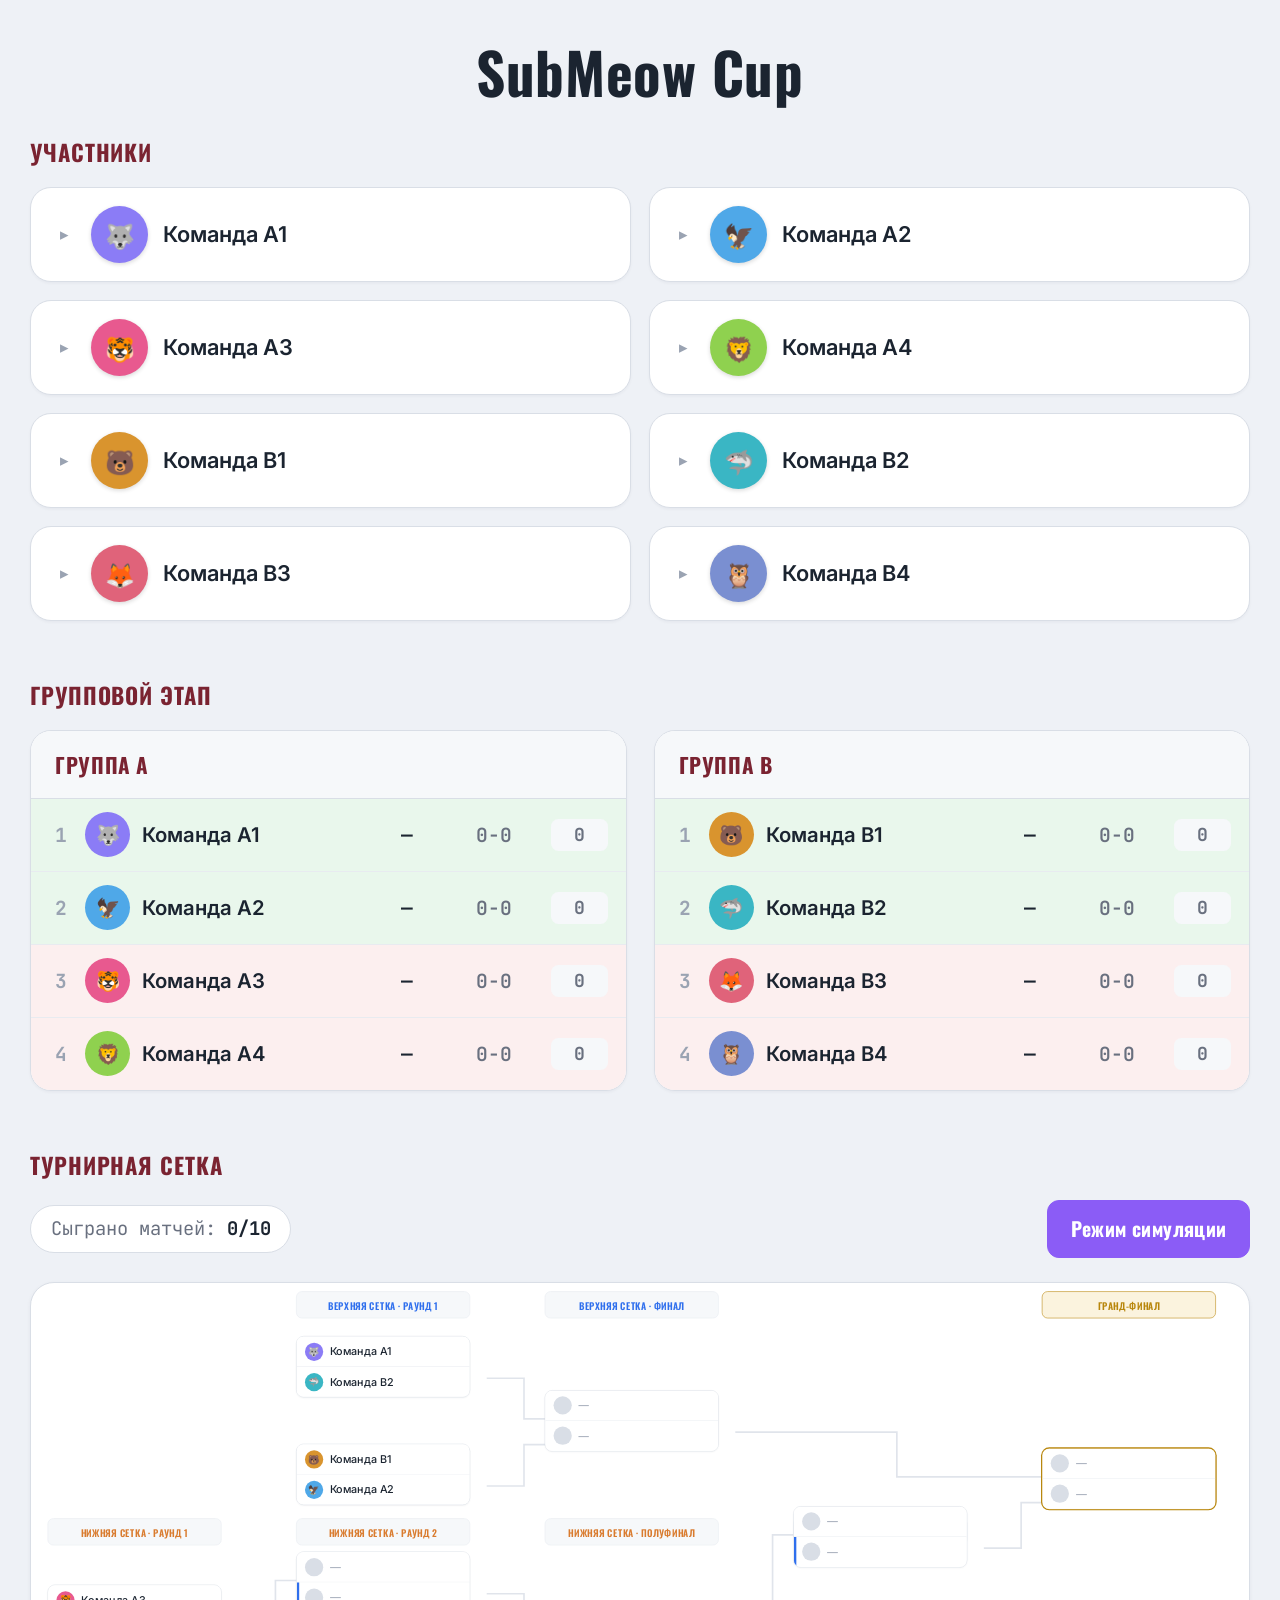
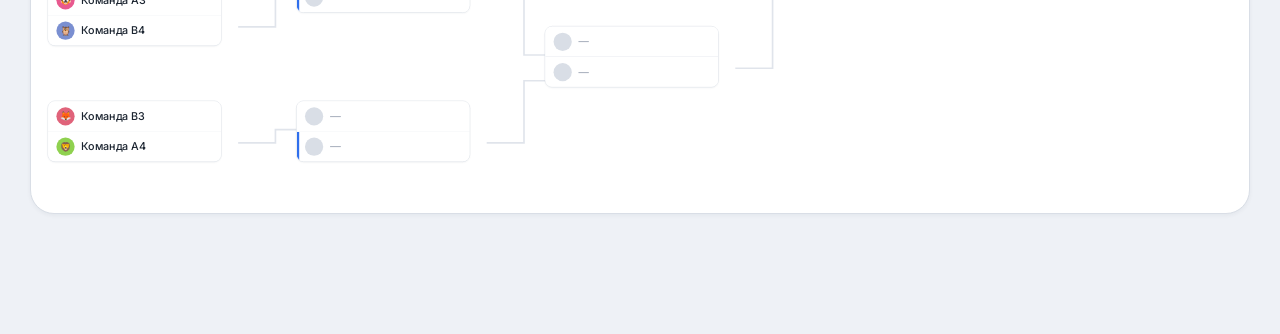
<file: index.html>
<!doctype html>
<html lang="ru">
<head>
<meta charset="utf-8" />
<meta name="viewport" content="width=device-width, initial-scale=1" />
<title>SubMeow Cup</title>
<style>
@import url('https://fonts.googleapis.com/css2?family=Oswald:wght@400;500;600;700&family=Inter:wght@400;500;600;700&family=JetBrains+Mono:wght@400;500;700&display=swap');

:root{
  --bg:#EEF1F6;
  --panel:#FFFFFF;
  --panel-2:#F6F8FA;
  --border:#D9DEE6;
  --border-soft:#E8EBF0;
  --text:#1B2430;
  --text-muted:#69707F;
  --text-dim:#9AA3B2;
  --accent:#7A2331;
  --ub:#2F6FED;
  --ub-tint:#EAF1FE;
  --lb:#D97B2E;
  --lb-tint:#FCF1E5;
  --gf:#B8860B;
  --gf-tint:#FBF3DE;
  --win-bg:#E9F7EC;
  --win-text:#1C7A3E;
  --lose-bg:#FCEFEF;
  --lose-text:#B23A3A;
  --sim:#8B5CF6;
  --sim-tint:#F2EEFE;
}
*{box-sizing:border-box;}
html,body{margin:0;padding:0;}
body{
  background:var(--bg);
  color:var(--text);
  font-family:'Inter',sans-serif;
  min-height:100vh;
  zoom: 150%;
}
.wrap{max-width:1180px;margin:0 auto;padding:28px 20px 80px;}

.top{margin-bottom:22px;position:relative;}
h1{
  font-family:'Oswald',sans-serif;font-weight:700;letter-spacing:.01em;
  font-size:clamp(28px,4vw,38px);margin:0;line-height:1.05;color:var(--text);
  text-align:center;
}

.block{margin-bottom:38px;}
.block:last-child{margin-bottom:0;}
.section-title{
  font-family:'Oswald',sans-serif;font-weight:700;color:var(--accent);
  font-size:15px;text-transform:uppercase;letter-spacing:.04em;margin:0 0 12px;
}

.participants-grid{display:grid;grid-template-columns:repeat(auto-fit,minmax(280px,1fr));gap:12px;}
.team-card{
  background:var(--panel);border:1px solid var(--border);border-radius:14px;
  overflow:hidden;box-shadow:0 1px 2px rgba(20,30,50,.04);align-self:start;
}
.team-card-head{
  display:flex;gap:10px;align-items:center;padding:12px 14px;cursor:pointer;user-select:none;
}
.team-card-head:hover{background:var(--panel-2);}
.chevron{
  flex:none;width:16px;height:16px;color:var(--text-dim);transition:transform .15s ease;
  display:flex;align-items:center;justify-content:center;font-size:11px;
}
.team-card.expanded .chevron{transform:rotate(90deg);}
.badge{
  width:38px;height:38px;border-radius:50%;display:flex;align-items:center;justify-content:center;
  font-size:16px;font-weight:700;flex:none;color:#fff;font-family:'Oswald',sans-serif;
  box-shadow:0 1px 3px rgba(0,0,0,.15);
}
.team-card-name{font-size:14.5px;font-weight:600;color:var(--text);flex:1;min-width:0;white-space:nowrap;overflow:hidden;text-overflow:ellipsis;}
.team-card-body{display:none;border-top:1px solid var(--border-soft);padding:14px;background:var(--panel-2);}
.team-card.expanded .team-card-body{display:block;}

.players-list{border:1px solid var(--border);border-radius:10px;overflow:hidden;background:var(--panel);}
.player-row{display:flex;align-items:center;gap:10px;padding:8px 12px;border-bottom:1px solid var(--border-soft);}
.player-row:last-child{border-bottom:none;}
.player-num{
  font-family:'JetBrains Mono',monospace;font-size:11px;color:#fff;background:var(--text-dim);
  width:18px;height:18px;border-radius:5px;display:flex;align-items:center;justify-content:center;flex:none;
}
.player-name{font-size:13.5px;color:var(--text);flex:1;}
.player-name.empty{color:var(--text-dim);font-style:italic;}
.player-row input{
  flex:1;background:var(--panel-2);border:1px solid var(--border);border-radius:7px;
  padding:6px 9px;font-size:13px;color:var(--text);font-family:'Inter',sans-serif;
}
.player-row input:focus{outline:none;border-color:var(--ub);}

.team-edit-fields{display:flex;gap:8px;margin-bottom:12px;}
.team-edit-fields label{font-size:10px;text-transform:uppercase;letter-spacing:.1em;color:var(--text-dim);font-family:'JetBrains Mono',monospace;display:block;margin-bottom:4px;}
.team-edit-fields input{
  background:var(--panel);border:1px solid var(--border);border-radius:8px;
  color:var(--text);padding:7px 10px;font-size:14px;font-family:'Inter',sans-serif;width:100%;
}
.team-edit-fields input:focus{outline:none;border-color:var(--ub);}
.logo-input{width:60px !important;text-align:center;}
.field-grow{flex:1;min-width:0;}
.field-fixed{flex:none;}

.roster-upload-row{display:flex;align-items:center;gap:8px;margin-top:10px;flex-wrap:wrap;}
.roster-thumb{width:38px;height:38px;border-radius:8px;object-fit:cover;border:1px solid var(--border);cursor:pointer;flex:none;}
.roster-upload-btn{font-size:11.5px;padding:6px 10px;cursor:pointer;}
.roster-remove-btn{font-size:11.5px;padding:6px 10px;}
.roster-error{color:var(--lose-text);font-size:11px;margin:6px 0 0;font-family:'JetBrains Mono',monospace;}
.roster-view-btn{
  font-family:'JetBrains Mono',monospace;font-size:11px;color:var(--ub);background:var(--ub-tint);
  border:1px solid var(--ub);padding:5px 10px;border-radius:7px;cursor:pointer;margin-top:10px;display:inline-block;
}

.admin-bar{
  position:absolute;
  right:0;
  top:0;
  display:none;
  align-items:center;
  gap:10px;
}
.admin-bar.active{
  display:flex;
}
.modal-overlay{position:fixed;inset:0;background:rgba(12,16,24,.55);display:flex;align-items:center;justify-content:center;z-index:1000;padding:16px;}
.modal-box{background:var(--panel);border-radius:14px;padding:22px;width:100%;max-width:300px;box-shadow:0 12px 34px rgba(10,15,25,.3);}
.modal-box h3{margin:0 0 14px;font-family:'Oswald',sans-serif;font-size:16px;color:var(--text);}
.modal-box input{
  width:100%;padding:10px 12px;border-radius:8px;border:1px solid var(--border);
  background:var(--panel-2);margin-bottom:8px;font-size:14px;color:var(--text);font-family:'Inter',sans-serif;
}
.modal-box input:focus{outline:none;border-color:var(--ub);}
.modal-error{color:var(--lose-text);font-size:12.5px;margin:0 0 10px;display:none;}
.modal-actions{display:flex;gap:8px;justify-content:flex-end;margin-top:4px;}
.roster-modal-box{max-width:640px;}
.roster-modal-head{display:flex;justify-content:space-between;align-items:center;gap:10px;margin-bottom:14px;}
.roster-modal-head h3{margin:0;}
.roster-modal-close{background:transparent;border:none;font-size:20px;line-height:1;color:var(--text-muted);cursor:pointer;padding:2px 6px;border-radius:6px;}
.roster-modal-close:hover{color:var(--text);background:var(--panel-2);}
#rosterModalImg{width:100%;display:block;border-radius:10px;}

.groups-grid{display:grid;grid-template-columns:repeat(auto-fit,minmax(340px,1fr));gap:18px;}
.group-panel{background:var(--panel);border:1px solid var(--border);border-radius:14px;overflow:hidden;box-shadow:0 1px 2px rgba(20,30,50,.04);}
.group-panel-head{
  background:var(--panel-2);border-bottom:1px solid var(--border);padding:12px 16px;
  font-family:'Oswald',sans-serif;font-weight:700;color:var(--accent);font-size:14px;
  text-transform:uppercase;letter-spacing:.03em;
}
.group-row{
  display:flex;align-items:center;gap:8px;padding:9px 12px;border-bottom:1px solid var(--border-soft);
}
.group-row:last-child{border-bottom:none;}
.group-row.qualify-up{background:var(--win-bg);}
.group-row.qualify-down{background:var(--lose-bg);}
.g-rank{font-family:'JetBrains Mono',monospace;font-weight:700;color:var(--text-dim);width:16px;flex:none;font-size:13px;text-align:center;}
.g-badge{width:30px;height:30px;border-radius:50%;flex:none;display:flex;align-items:center;justify-content:center;font-size:13px;color:#fff;}
.g-name{flex:1;min-width:0;font-size:13.5px;font-weight:600;white-space:nowrap;overflow:hidden;text-overflow:ellipsis;}
.g-controls{display:flex;flex-direction:column;gap:2px;flex:none;margin-right:2px;}
.g-controls button{
  border:1px solid var(--border);background:#fff;color:var(--text-muted);border-radius:4px;
  width:18px;height:14px;font-size:8px;line-height:1;cursor:pointer;display:flex;align-items:center;justify-content:center;
}
.g-controls button:hover:not(:disabled){border-color:var(--ub);color:var(--ub);}
.g-controls button:disabled{opacity:.25;cursor:default;}

.g-stats-right{display:flex;align-items:center;gap:10px;margin-left:auto;flex:none;}
.g-stat-item{font-family:'JetBrains Mono',monospace;font-size:13px;font-weight:600;color:var(--text);}
.g-stat-item.score-col{width:40px;text-align:center;}
.g-stat-item.rounds-col{width:56px;text-align:center;color:var(--text-muted);}
.g-diff{font-family:'JetBrains Mono',monospace;font-weight:700;font-size:12px;padding:3px 6px;border-radius:5px;min-width:38px;text-align:center;}
.g-diff.pos{background:rgba(28,122,62,0.12);color:var(--win-text);}
.g-diff.neg{background:rgba(178,58,58,0.12);color:var(--lose-text);}
.g-diff.zero{background:var(--panel-2);color:var(--text-muted);}

.g-stats-edit{display:flex;align-items:center;gap:5px;margin-left:auto;flex:none;}
.g-stats-edit input{
  background:var(--panel);border:1px solid var(--border);border-radius:6px;
  padding:4px 5px;font-size:12px;font-family:'JetBrains Mono',monospace;color:var(--text);text-align:center;
}
.g-stats-edit input.score-field{width:46px;}
.g-stats-edit input.rw-field,.g-stats-edit input.rl-field{width:36px;}
.g-stats-edit input:focus{outline:none;border-color:var(--ub);}

.has-roster{cursor:pointer;}
.badge.has-roster{box-shadow:0 0 0 2px var(--ub),0 1px 3px rgba(0,0,0,.15);}
.g-badge.has-roster{box-shadow:0 0 0 2px var(--ub);}
.g-name.has-roster{text-decoration:underline dotted;text-underline-offset:3px;}
.mini-badge.has-roster{box-shadow:0 0 0 2px var(--ub);}
.slot.has-roster:hover{background:var(--panel-2);}

.toolbar{display:flex;justify-content:space-between;align-items:center;gap:12px;flex-wrap:wrap;margin-bottom:16px;}
.left-controls,.right-controls{display:flex;gap:10px;align-items:center;flex-wrap:wrap;}
.score-pill{
  font-family:'JetBrains Mono',monospace;font-size:12.5px;background:var(--panel);
  border:1px solid var(--border);padding:7px 13px;border-radius:999px;color:var(--text-muted);
}
.score-pill b{color:var(--text);}
.btn{
  font-family:'Oswald',sans-serif;font-weight:500;letter-spacing:.02em;font-size:13px;
  background:var(--panel);border:1px solid var(--border);color:var(--text);
  padding:9px 15px;border-radius:8px;cursor:pointer;transition:all .15s ease;
}
.btn:hover{border-color:var(--text-dim);}
.btn.danger{color:var(--lose-text);}
.btn.danger:hover{border-color:var(--lose-text);}
.btn.sim{background:var(--sim);color:#fff;border-color:var(--sim);font-weight:700;}
.btn.sim:hover{opacity:.9;}
.btn.sim.active{background:#fff;color:var(--sim);border-color:var(--sim);}

/* Адаптивная сетка без скролла */
.bracket-scroll{
  width:100%;
  overflow:hidden;
  background:var(--panel);
  border:1px solid var(--border);
  border-radius:16px;
  box-shadow:0 1px 3px rgba(20,30,50,.05);
}
.bracket-wrapper{
  position:relative;
  width:100%;
}
.bracket-stage{
  position:absolute;
  left:0;
  top:0;
  width:1470px;
  height:640px;
  transform-origin:0 0;
}
svg.connectors{position:absolute;left:20px;top:20px;width:1470px;height:640px;pointer-events:none;}

.col-header{
  position:absolute;width:210px;text-align:center;
  font-family:'Oswald',sans-serif;font-size:11.5px;font-weight:600;letter-spacing:.03em;
  color:var(--text-muted);background:var(--panel-2);border:1px solid var(--border-soft);
  border-radius:7px;padding:7px 6px;text-transform:uppercase;
}
.col-header.ub{color:var(--ub);}
.col-header.lb{color:var(--lb);}
.col-header.gf{color:var(--gf);background:var(--gf-tint);border-color:var(--gf);}

.conn{fill:none;stroke-width:2;stroke:var(--border);opacity:.8;}
.conn.lit-ub{stroke:var(--ub);opacity:1;}
.conn.lit-lb{stroke:var(--lb);opacity:1;}
.conn.lit-gf{stroke:var(--gf);opacity:1;}

.match-box{
  position:absolute;width:210px;border-radius:9px;overflow:hidden;
  background:var(--panel);border:1px solid var(--border);
  box-shadow:0 1px 2px rgba(20,30,50,.05);
}
.match-box.gf{border-color:var(--gf);box-shadow:0 0 0 1px var(--gf);}

.slot{
  display:flex;align-items:center;gap:8px;padding:7px 10px;
  border-bottom:1px solid var(--border-soft);cursor:default;transition:background .12s ease;
  background:#fff;
}
.slot:last-child{border-bottom:none;}
.slot.pickable{cursor:pointer;}
.slot.pickable:hover{background:var(--panel-2);}
.slot .mini-badge{width:22px;height:22px;border-radius:50%;flex:none;display:flex;align-items:center;justify-content:center;font-size:11px;font-weight:700;color:#fff;}
.slot .name{font-size:13px;font-weight:500;flex:1;min-width:0;white-space:nowrap;overflow:hidden;text-overflow:ellipsis;color:var(--text);}
.slot.tbd .name{color:var(--text-dim);font-style:italic;font-weight:400;}
.slot.tbd .mini-badge{background:var(--border) !important;}
.slot.eliminated{background:var(--lose-bg);}
.slot.eliminated .name{color:var(--lose-text);}
.slot.eliminated .mini-badge{opacity:.5;}
.slot.winner{background:var(--win-bg);}
.slot.winner .name{color:var(--win-text);font-weight:700;}
.slot .stat{margin-left:auto;width:16px;height:16px;border-radius:50%;flex:none;display:flex;align-items:center;justify-content:center;font-size:10px;}
.slot.winner .stat{background:var(--win-text);color:#fff;}
.slot.eliminated .stat{background:var(--border);color:transparent;}
.slot.locked{cursor:default;}
.slot.from-ub{box-shadow:inset 3px 0 0 var(--ub);}
</style>
</head>
<body>
<div class="wrap">

  <div class="top">
    <h1>SubMeow Cup</h1>
    <div class="admin-bar" id="adminBar">
      <button class="btn" id="adminBtn">Выйти из админки</button>
    </div>
  </div>

  <div class="modal-overlay" id="adminModal" style="display:none">
    <div class="modal-box">
      <h3>Вход для администратора</h3>
      <input type="password" id="adminPassInput" placeholder="Пароль" autocomplete="current-password" />
      <p class="modal-error" id="adminError">Неверный пароль</p>
      <div class="modal-actions">
        <button class="btn" id="adminCancelBtn">Отмена</button>
        <button class="btn sim" id="adminSubmitBtn">Войти</button>
      </div>
    </div>
  </div>

  <div class="modal-overlay" id="confirmModal" style="display:none">
    <div class="modal-box">
      <h3 id="confirmTitle">Подтвердите действие</h3>
      <p id="confirmMessage" style="color:var(--text-muted);font-size:13.5px;line-height:1.55;margin:0 0 18px;"></p>
      <div class="modal-actions">
        <button class="btn" id="confirmCancelBtn">Отмена</button>
        <button class="btn danger" id="confirmOkBtn" style="border-color:var(--lose-text)">Сбросить</button>
      </div>
    </div>
  </div>

  <div class="modal-overlay" id="rosterModal" style="display:none">
    <div class="modal-box roster-modal-box">
      <div class="roster-modal-head">
        <h3 id="rosterModalTitle"></h3>
        <button class="roster-modal-close" id="rosterModalCloseBtn" aria-label="Закрыть">✕</button>
      </div>
      <img id="rosterModalImg" alt="Карточка состава" />
    </div>
  </div>

  <section class="block" id="block-teams">
    <p class="section-title">Участники</p>
    <div class="participants-grid" id="participantsGrid"></div>
  </section>

  <section class="block" id="block-groups">
    <p class="section-title">Групповой этап</p>
    <div class="groups-grid">
      <div class="group-panel">
        <div class="group-panel-head">Группа A</div>
        <div id="groupRowsA"></div>
      </div>
      <div class="group-panel">
        <div class="group-panel-head">Группа B</div>
        <div id="groupRowsB"></div>
      </div>
    </div>
  </section>

  <section class="block" id="block-bracket">
    <p class="section-title">Турнирная сетка</p>
    <div class="toolbar">
      <div class="left-controls">
        <span class="score-pill" id="progressPill">Сыграно матчей: <b id="progressVal">0/10</b></span>
      </div>
      <div class="right-controls">
        <button class="btn sim" id="simToggleBtn">Режим симуляции</button>
        <button class="btn danger" id="resetBtn">Сбросить результаты</button>
      </div>
    </div>
    <div class="bracket-scroll">
      <div class="bracket-wrapper" id="bracketWrapper">
        <div class="bracket-stage" id="bracketStage"></div>
      </div>
    </div>
  </section>

</div>

<script>
(function(){

const GROUP_TEAM_IDS = { A:['GA1','GA2','GA3','GA4'], B:['GB1','GB2','GB3','GB4'] };
const ALL_TEAM_IDS = [...GROUP_TEAM_IDS.A, ...GROUP_TEAM_IDS.B];
const EMPTY_PLAYERS = ['','','','',''];
const TEAM_DEFAULTS = {
  GA1:{name:'Команда A1', logo:'🐺', color:'#8B7CF6', players:['','','','','']},
  GA2:{name:'Команда A2', logo:'🦅', color:'#4FA8E8', players:['','','','','']},
  GA3:{name:'Команда A3', logo:'🐯', color:'#E8598F', players:['','','','','']},
  GA4:{name:'Команда A4', logo:'🦁', color:'#8FD14F', players:['','','','','']},
  GB1:{name:'Команда B1', logo:'🐻', color:'#D9942E', players:['','','','','']},
  GB2:{name:'Команда B2', logo:'🦈', color:'#3AB6C4', players:['','','','','']},
  GB3:{name:'Команда B3', logo:'🦊', color:'#E0637A', players:['','','','','']},
  GB4:{name:'Команда B4', logo:'🦉', color:'#7A8FD1', players:['','','','','']},
};
const TEAM_GROUP = {};
GROUP_TEAM_IDS.A.forEach(id=>TEAM_GROUP[id]='A');
GROUP_TEAM_IDS.B.forEach(id=>TEAM_GROUP[id]='B');

const MATCHES = {
  UB_SF1:{round:'ub', slots:[{type:'group',group:'A',rank:0},{type:'group',group:'B',rank:1}]},
  UB_SF2:{round:'ub', slots:[{type:'group',group:'B',rank:0},{type:'group',group:'A',rank:1}]},
  UB_F:  {round:'ub', slots:[{type:'winner',match:'UB_SF1'},{type:'winner',match:'UB_SF2'}]},

  LB_R1_1:{round:'lb', slots:[{type:'group',group:'A',rank:2},{type:'group',group:'B',rank:3}]},
  LB_R1_2:{round:'lb', slots:[{type:'group',group:'B',rank:2},{type:'group',group:'A',rank:3}]},
  LB_R2_1:{round:'lb', slots:[{type:'winner',match:'LB_R1_1'},{type:'loser',match:'UB_SF1'}]},
  LB_R2_2:{round:'lb', slots:[{type:'winner',match:'LB_R1_2'},{type:'loser',match:'UB_SF2'}]},
  LB_SF:  {round:'lb', slots:[{type:'winner',match:'LB_R2_1'},{type:'winner',match:'LB_R2_2'}]},
  LB_F:   {round:'lb', slots:[{type:'winner',match:'LB_SF'},{type:'loser',match:'UB_F'}]},

  GF:{round:'gf', slots:[{type:'winner',match:'UB_F'},{type:'winner',match:'LB_F'}]},
};
const MATCH_ORDER = ['UB_SF1','UB_SF2','UB_F','LB_R1_1','LB_R1_2','LB_R2_1','LB_R2_2','LB_SF','LB_F','GF'];

const BOX_W = 210, BOX_H = 62;
const LAYOUT = {
  UB_SF1:{x:320, y:64},
  UB_SF2:{x:320, y:194},
  UB_F:  {x:620, y:129},

  LB_R1_1:{x:20,  y:364},
  LB_R1_2:{x:20,  y:504},
  LB_R2_1:{x:320, y:324},
  LB_R2_2:{x:320, y:504},
  LB_SF:  {x:620, y:414},
  LB_F:   {x:920, y:269},

  GF:{x:1220, y:199},
};
const COL_HEADERS = [
  {x:320, y:10, text:'Верхняя сетка · Раунд 1', zone:'ub'},
  {x:620, y:10, text:'Верхняя сетка · Финал',   zone:'ub'},
  {x:1220,y:10, text:'Гранд-финал',              zone:'gf'},
  {x:20,  y:284,text:'Нижняя сетка · Раунд 1',  zone:'lb'},
  {x:320, y:284,text:'Нижняя сетка · Раунд 2',  zone:'lb'},
  {x:620, y:284,text:'Нижняя сетка · Полуфинал',zone:'lb'},
  {x:920, y:284,text:'Нижняя сетка · Финал',    zone:'lb'},
];

const CONNECTORS = [
  {from:'UB_SF1', to:'UB_F', toSlot:0, zone:'ub'},
  {from:'UB_SF2', to:'UB_F', toSlot:1, zone:'ub'},

  {from:'LB_R1_1', to:'LB_R2_1', toSlot:0, zone:'lb'},
  {from:'LB_R1_2', to:'LB_R2_2', toSlot:0, zone:'lb'},

  {from:'LB_R2_1', to:'LB_SF', toSlot:0, zone:'lb'},
  {from:'LB_R2_2', to:'LB_SF', toSlot:1, zone:'lb'},

  {from:'LB_SF', to:'LB_F', toSlot:0, zone:'lb'},

  {from:'UB_F', to:'GF', toSlot:0, zone:'gf'},
  {from:'LB_F', to:'GF', toSlot:1, zone:'gf'},
];

let teams = JSON.parse(JSON.stringify(TEAM_DEFAULTS));
let groupOrder = JSON.parse(JSON.stringify(GROUP_TEAM_IDS));
let results = {};
let simPicks = {};
let mode = 'results';
let groupStats = {};
ALL_TEAM_IDS.forEach(id=>{ groupStats[id] = {score:'', rw:0, rl:0}; });
let rosterImages = {};
let expandedTeams = new Set();

const ADMIN_PASSWORD_HASH = '4011b04fe4547d8d461e099745582b2c31367a89b264328223a159d7de18bbc9';
let isAdmin = false;

const SECRET_CODE = '09062927';
let keyBuffer = '';

document.addEventListener('keydown', (e) => {
  const targetTag = e.target.tagName.toLowerCase();
  if (targetTag === 'input' || targetTag === 'textarea') return;

  if (e.key >= '0' && e.key <= '9') {
    keyBuffer += e.key;
    if (keyBuffer.length > SECRET_CODE.length) {
      keyBuffer = keyBuffer.slice(-SECRET_CODE.length);
    }
    if (keyBuffer === SECRET_CODE) {
      keyBuffer = '';
      if (!isAdmin) {
        openAdminModal();
      }
    }
  } else {
    keyBuffer = '';
  }
});

function fitBracket() {
  const wrapper = document.getElementById('bracketWrapper');
  const stage = document.getElementById('bracketStage');
  if (!wrapper || !stage) return;

  const scale = wrapper.clientWidth / 1470;
  stage.style.transform = `scale(${scale})`;
  wrapper.style.height = `${640 * scale}px`;
}
window.addEventListener('resize', fitBracket);

async function sha256Hex(str){
  const buf = await crypto.subtle.digest('SHA-256', new TextEncoder().encode(str));
  return Array.from(new Uint8Array(buf)).map(b=>b.toString(16).padStart(2,'0')).join('');
}

function updateAdminUI(){
  const adminBar = document.getElementById('adminBar');
  if (isAdmin) {
    adminBar.classList.add('active');
  } else {
    adminBar.classList.remove('active');
  }
}

function openAdminModal(){
  document.getElementById('adminModal').style.display = 'flex';
  document.getElementById('adminError').style.display = 'none';
  const input = document.getElementById('adminPassInput');
  input.value = '';
  setTimeout(()=>input.focus(), 30);
}
function closeAdminModal(){
  document.getElementById('adminModal').style.display = 'none';
}
async function submitAdminPassword(){
  const input = document.getElementById('adminPassInput');
  const hash = await sha256Hex(input.value);
  if(hash === ADMIN_PASSWORD_HASH){
    isAdmin = true;
    closeAdminModal();
    updateAdminUI();
    renderParticipants();
    renderGroups();
    renderBracketTab();
  } else {
    document.getElementById('adminError').style.display = 'block';
  }
}

document.getElementById('adminBtn').addEventListener('click', ()=>{
  if(isAdmin){
    isAdmin = false;
    updateAdminUI();
    renderParticipants();
    renderGroups();
    renderBracketTab();
  }
});
document.getElementById('adminCancelBtn').addEventListener('click', closeAdminModal);
document.getElementById('adminSubmitBtn').addEventListener('click', submitAdminPassword);
document.getElementById('adminPassInput').addEventListener('keydown', (e)=>{
  if(e.key === 'Enter') submitAdminPassword();
});
document.getElementById('adminModal').addEventListener('click', (e)=>{
  if(e.target.id === 'adminModal') closeAdminModal();
});

let confirmResolver = null;
function showConfirm(message){
  document.getElementById('confirmMessage').textContent = message;
  document.getElementById('confirmModal').style.display = 'flex';
  return new Promise(resolve=>{ confirmResolver = resolve; });
}
function resolveConfirm(result){
  document.getElementById('confirmModal').style.display = 'none';
  if(confirmResolver){ confirmResolver(result); confirmResolver = null; }
}
document.getElementById('confirmCancelBtn').addEventListener('click', ()=>resolveConfirm(false));
document.getElementById('confirmOkBtn').addEventListener('click', ()=>resolveConfirm(true));
document.getElementById('confirmModal').addEventListener('click', (e)=>{
  if(e.target.id === 'confirmModal') resolveConfirm(false);
});

async function storeGet(key, shared){
  try {
    if (window.storage && typeof window.storage.get === 'function') {
      const r = await window.storage.get(key, shared);
      console.log('STORAGE GET SUCCESS:', key, r);
      return r ? r.value : null;
    } else {
      console.warn('window.storage.get is not available, falling back to localStorage');
    }
  } catch(e) {
    console.error('STORAGE GET ERROR for key:', key, e);
  }
  return localStorage.getItem(key);
}

async function storeSet(key, value, shared){
  try {
    if (window.storage && typeof window.storage.set === 'function') {
      await window.storage.set(key, value, shared);
      console.log('STORAGE SET SUCCESS:', key);
      return true;
    } else {
      console.warn('window.storage.set is not available, falling back to localStorage');
    }
  } catch(e) {
    console.error('STORAGE SET ERROR for key:', key, e);
  }
  try {
    localStorage.setItem(key, value);
    return true;
  } catch(err) {
    console.error('localStorage fallback failed', key, err);
    return false;
  }
}
async function storeDelete(key, shared){
  try{ await window.storage.delete(key, shared); return true; }
  catch(e){ localStorage.removeItem(key); return true; }
}

function readFileAsDataURL(file){
  return new Promise((resolve, reject)=>{
    const reader = new FileReader();
    reader.onload = ()=>resolve(reader.result);
    reader.onerror = ()=>reject(reader.error || new Error('read failed'));
    reader.readAsDataURL(file);
  });
}
function rosterErrorEl(id){
  return document.querySelector(`.roster-error[data-roster-err="${id}"]`);
}
async function onRosterFileChange(input){
  const id = input.getAttribute('data-roster');
  const file = input.files && input.files[0];
  if(!id || !file) return;
  const errEl = rosterErrorEl(id);
  if(errEl){ errEl.style.display = 'none'; errEl.textContent = ''; }
  if(!file.type || !file.type.startsWith('image/')){
    if(errEl){ errEl.textContent = 'Нужен файл изображения.'; errEl.style.display = 'block'; }
    input.value = '';
    return;
  }
  try{
    const dataUrl = await readFileAsDataURL(file);
    const approxBytes = dataUrl.length * 0.75;
    if(approxBytes > 4.5 * 1024 * 1024){
      if(errEl){ errEl.textContent = 'Файл слишком большой (макс. ~4 МБ) — сожмите изображение и попробуйте снова.'; errEl.style.display = 'block'; }
      input.value = '';
      return;
    }
    rosterImages[id] = dataUrl;
    renderParticipants();
    const ok = await storeSet('roster-img:'+id, dataUrl, true);
    if(!ok){
      const errEl2 = rosterErrorEl(id);
      if(errEl2){ errEl2.textContent = 'Не удалось сохранить изображение, попробуйте ещё раз.'; errEl2.style.display = 'block'; }
    }
  }catch(err){
    if(errEl){ errEl.textContent = 'Не удалось прочитать файл.'; errEl.style.display = 'block'; }
  }
}
async function onRosterRemove(id){
  delete rosterImages[id];
  renderParticipants();
  await storeDelete('roster-img:'+id, true);
}
function openRosterModal(id){
  const img = rosterImages[id];
  if(!img) return;
  const t = teams[id];
  document.getElementById('rosterModalTitle').textContent = t ? t.name : '';
  document.getElementById('rosterModalImg').src = img;
  document.getElementById('rosterModal').style.display = 'flex';
}
function closeRosterModal(){
  document.getElementById('rosterModal').style.display = 'none';
  document.getElementById('rosterModalImg').src = '';
}
document.getElementById('rosterModalCloseBtn').addEventListener('click', closeRosterModal);
document.getElementById('rosterModal').addEventListener('click', (e)=>{
  if(e.target.id === 'rosterModal') closeRosterModal();
});

document.addEventListener('change', (e)=>{
  const rosterInput = e.target.closest('input[data-roster]');
  if(rosterInput){ onRosterFileChange(rosterInput); return; }
});
document.addEventListener('click', (e)=>{
  const removeBtn = e.target.closest('[data-roster-remove]');
  if(removeBtn){ onRosterRemove(removeBtn.getAttribute('data-roster-remove')); return; }
  const viewEl = e.target.closest('[data-roster-view]');
  if(viewEl && !e.target.closest('.team-card-body')){ openRosterModal(viewEl.getAttribute('data-roster-view')); return; }
  const toggleEl = e.target.closest('[data-toggle]');
  if(toggleEl){
    const id = toggleEl.getAttribute('data-toggle');
    if(expandedTeams.has(id)) expandedTeams.delete(id); else expandedTeams.add(id);
    renderParticipants();
  }
});

function resolveSlot(slot, data){
  if(slot.type === 'group') return groupOrder[slot.group][slot.rank];
  if(slot.type === 'team') return slot.team;
  const winnerId = data[slot.match];
  if(!winnerId) return null;
  if(slot.type === 'winner') return winnerId;
  if(slot.type === 'loser'){
    const m = MATCHES[slot.match];
    const t1 = resolveSlot(m.slots[0], data);
    const t2 = resolveSlot(m.slots[1], data);
    if(!t1 || !t2) return null;
    return winnerId === t1 ? t2 : t1;
  }
}
function matchTeams(matchId, data){
  const m = MATCHES[matchId];
  return [resolveSlot(m.slots[0], data), resolveSlot(m.slots[1], data)];
}
function clearDownstream(data){
  let changed = true;
  while(changed){
    changed = false;
    MATCH_ORDER.forEach(matchId=>{
      if(!data[matchId]) return;
      const [t1,t2] = matchTeams(matchId, data);
      if(data[matchId] !== t1 && data[matchId] !== t2){
        delete data[matchId];
        changed = true;
      }
    });
  }
}

let teamSaveTimer = null;
function scheduleTeamSave(){
  clearTimeout(teamSaveTimer);
  teamSaveTimer = setTimeout(async ()=>{
    await storeSet('teams', JSON.stringify(teams), true);
    renderGroups();
    renderBracketTab();
  }, 500);
}
function playerRowHtml(id, idx, name){
  if(isAdmin){
    return `<div class="player-row"><span class="player-num">${idx+1}</span><input type="text" data-player="${id}" data-pidx="${idx}" value="${escapeAttr(name)}" maxlength="24" placeholder="Игрок ${idx+1}" /></div>`;
  }
  const hasName = !!(name && name.trim());
  return `<div class="player-row"><span class="player-num">${idx+1}</span><span class="player-name ${hasName?'':'empty'}">${hasName?escapeHtml(name):'состав не указан'}</span></div>`;
}
function renderParticipants(){
  const grid = document.getElementById('participantsGrid');
  grid.innerHTML = '';
  ALL_TEAM_IDS.forEach(id=>{
    const t = teams[id];
    const expanded = expandedTeams.has(id);
    const hasRoster = !!rosterImages[id];
    const card = document.createElement('div');
    card.className = 'team-card' + (expanded ? ' expanded' : '');

    const headHtml = `
      <div class="team-card-head" data-toggle="${id}">
        <span class="chevron">▸</span>
        <div class="badge" style="background:${t.color}" data-badge="${id}">${escapeHtml(t.logo || id)}</div>
        <div class="team-card-name">${escapeHtml(t.name)}</div>
      </div>`;

    let bodyHtml = '';
    if(expanded){
      const editFieldsHtml = isAdmin ? `
        <div class="team-edit-fields">
          <div class="field-grow">
            <input type="text" data-field="name" data-team="${id}" value="${escapeAttr(t.name)}" maxlength="30" />
          </div>
          <div class="field-fixed">
            <input type="text" class="logo-input" data-field="logo" data-team="${id}" value="${escapeAttr(t.logo)}" maxlength="4" />
          </div>
        </div>` : '';

      const players = (t.players && t.players.length === 5) ? t.players : EMPTY_PLAYERS.slice();
      const playersHtml = `
        <div class="players-list">
          ${players.map((p,i)=>playerRowHtml(id,i,p)).join('')}
        </div>`;

      const rosterHtml = isAdmin ? `
        <div class="roster-upload-row">
          ${hasRoster ? `<img class="roster-thumb" src="${rosterImages[id]}" data-roster-view="${id}" />` : ''}
          <input type="file" accept="image/*" data-roster="${id}" id="rosterFile_${id}" style="display:none" />
          <label for="rosterFile_${id}" class="btn roster-upload-btn">${hasRoster ? 'Заменить картинку' : 'Загрузить картинку'}</label>
          ${hasRoster ? `<button type="button" class="btn danger roster-remove-btn" data-roster-remove="${id}">Удалить</button>` : ''}
        </div>
        <p class="roster-error" data-roster-err="${id}" style="display:none"></p>`
        : (hasRoster ? `<span class="roster-view-btn" data-roster-view="${id}">Посмотреть карточку состава</span>` : '');

      bodyHtml = `<div class="team-card-body">${editFieldsHtml}${playersHtml}${rosterHtml}</div>`;
    }

    card.innerHTML = headHtml + bodyHtml;
    grid.appendChild(card);
  });

  if(isAdmin){
    document.querySelectorAll('.team-edit-fields input[data-field]').forEach(inp=>{
      inp.addEventListener('input', onTeamFieldChange);
    });
    document.querySelectorAll('.player-row input[data-player]').forEach(inp=>{
      inp.addEventListener('input', onPlayerFieldChange);
    });
  }
}
function onTeamFieldChange(e){
  const id = e.target.getAttribute('data-team');
  const field = e.target.getAttribute('data-field');
  if(!id || !field) return;
  teams[id][field] = e.target.value;
  if(field === 'name'){
    document.querySelectorAll('.team-card').forEach(c=>{
      const head = c.querySelector('.team-card-head[data-toggle="'+id+'"]');
      if(head) head.querySelector('.team-card-name').textContent = e.target.value;
    });
  }
  if(field === 'logo'){
    document.querySelectorAll(`.badge[data-badge="${id}"]`).forEach(b=>{ b.textContent = e.target.value || id; });
  }
  scheduleTeamSave();
}
function onPlayerFieldChange(e){
  const id = e.target.getAttribute('data-player');
  const idx = parseInt(e.target.getAttribute('data-pidx'), 10);
  if(!id || isNaN(idx)) return;
  if(!teams[id].players || teams[id].players.length !== 5) teams[id].players = EMPTY_PLAYERS.slice();
  teams[id].players[idx] = e.target.value;
  scheduleTeamSave();
}

function diffPieces(rw, rl){
  const diff = rw - rl;
  const cls = diff > 0 ? 'pos' : (diff < 0 ? 'neg' : 'zero');
  const label = diff > 0 ? ('+'+diff) : String(diff);
  return {cls, label};
}
function renderGroups(){
  ['A','B'].forEach(g=>{
    const container = document.getElementById('groupRows'+g);
    container.innerHTML = '';
    groupOrder[g].forEach((teamId, idx)=>{
      const t = teams[teamId];
      const st = groupStats[teamId] || {score:'', rw:0, rl:0};
      const qualifiesUp = idx < 2;
      const {cls, label} = diffPieces(st.rw, st.rl);
      const row = document.createElement('div');
      row.className = 'group-row ' + (qualifiesUp ? 'qualify-up' : 'qualify-down');
      
      const controlsHtml = isAdmin ? `
        <div class="g-controls">
          <button data-act="up" data-group="${g}" data-idx="${idx}" ${idx===0?'disabled':''}>▲</button>
          <button data-act="down" data-group="${g}" data-idx="${idx}" ${idx===groupOrder[g].length-1?'disabled':''}>▼</button>
        </div>` : '';

      const statsHtml = isAdmin ? `
        <div class="g-stats-edit">
          <input type="text" class="score-field" data-gs="score" data-team="${teamId}" value="${escapeAttr(st.score)}" maxlength="7" placeholder="2-1" title="Счет" />
          <input type="number" min="0" class="rw-field" data-gs="rw" data-team="${teamId}" value="${st.rw}" title="Выиграно раундов" />
          <input type="number" min="0" class="rl-field" data-gs="rl" data-team="${teamId}" value="${st.rl}" title="Проиграно раундов" />
          <span class="g-diff ${cls}">${label}</span>
        </div>` : `
        <div class="g-stats-right">
          <span class="g-stat-item score-col">${escapeHtml(st.score || '—')}</span>
          <span class="g-stat-item rounds-col">${st.rw}-${st.rl}</span>
          <span class="g-diff ${cls}">${label}</span>
        </div>`;

      const hasRoster = !!rosterImages[teamId];
      const rosterAttr = hasRoster ? `data-roster-view="${teamId}"` : '';

      row.innerHTML = `
        <span class="g-rank">${idx+1}</span>
        <div class="g-badge ${hasRoster?'has-roster':''}" style="background:${t.color}" ${rosterAttr}>${escapeHtml(t.logo||teamId)}</div>
        <span class="g-name ${hasRoster?'has-roster':''}" ${rosterAttr}>${escapeHtml(t.name)}</span>
        ${controlsHtml}
        ${statsHtml}
      `;
      container.appendChild(row);
    });
  });
  if(isAdmin){
    document.querySelectorAll('.g-controls button').forEach(btn=>{
      btn.addEventListener('click', onGroupReorder);
    });
    document.querySelectorAll('.g-stats-edit input').forEach(inp=>{
      inp.addEventListener('input', onGroupStatChange);
    });
  }
}
let groupStatSaveTimer = null;
function onGroupStatChange(e){
  const id = e.target.getAttribute('data-team');
  const field = e.target.getAttribute('data-gs');
  if(!groupStats[id]) groupStats[id] = {score:'', rw:0, rl:0};
  groupStats[id][field] = field === 'score' ? e.target.value : (parseInt(e.target.value, 10) || 0);
  const row = e.target.closest('.g-stats-edit');
  if(row){
    const {cls, label} = diffPieces(groupStats[id].rw, groupStats[id].rl);
    const diffEl = row.querySelector('.g-diff');
    diffEl.textContent = label;
    diffEl.className = 'g-diff ' + cls;
  }
  clearTimeout(groupStatSaveTimer);
  groupStatSaveTimer = setTimeout(async ()=>{
    await storeSet('group-stats', JSON.stringify(groupStats), true);
  }, 500);
}
async function onGroupReorder(e){
  const g = e.target.getAttribute('data-group');
  const idx = parseInt(e.target.getAttribute('data-idx'), 10);
  const act = e.target.getAttribute('data-act');
  const targetIdx = act === 'up' ? idx-1 : idx+1;
  if(targetIdx < 0 || targetIdx >= groupOrder[g].length) return;
  const arr = groupOrder[g];
  [arr[idx], arr[targetIdx]] = [arr[targetIdx], arr[idx]];
  await storeSet('group-order', JSON.stringify(groupOrder), true);
  clearDownstream(results);
  clearDownstream(simPicks);
  await storeSet('results', JSON.stringify(results), true);
  await storeSet('sim-picks', JSON.stringify(simPicks), false);
  renderGroups();
  renderBracketTab();
}

function slotHtml(matchId, slotIndex, data, editable, lockedMatches){
  const m = MATCHES[matchId];
  const slot = m.slots[slotIndex];
  const teamId = resolveSlot(slot, data);
  const decided = !!data[matchId];
  const isWinner = decided && teamId && data[matchId] === teamId;
  const isEliminated = decided && teamId && data[matchId] !== teamId;
  const tbd = !teamId;
  const locked = !!(lockedMatches && lockedMatches.has(matchId));

  let classes = ['slot'];
  if(tbd) classes.push('tbd');
  if(isWinner) classes.push('winner');
  if(isEliminated) classes.push('eliminated');
  if(slot.type === 'loser') classes.push('from-ub');
  if(locked) classes.push('locked');
  const clickable = editable && !tbd && !locked;
  if(clickable) classes.push('pickable');

  const t = teamId ? teams[teamId] : null;
  const hasRoster = !!(teamId && rosterImages[teamId]);
  const rosterViewable = hasRoster && !clickable;
  if(rosterViewable) classes.push('has-roster');
  const rosterAttr = rosterViewable ? ` data-roster-view="${teamId}"` : '';
  const badge = t ? `<div class="mini-badge${rosterViewable?' has-roster':''}" style="background:${t.color}">${escapeHtml(t.logo||teamId)}</div>` : `<div class="mini-badge"></div>`;
  const name = t ? escapeHtml(t.name) : '—';
  const stat = (isWinner || isEliminated) ? `<span class="stat">${isWinner?'✓':''}</span>` : '';

  return `<div class="${classes.join(' ')}"${rosterAttr} ${clickable?`data-pick="${matchId}:${teamId}"`:''}>${badge}<span class="name">${name}</span>${stat}</div>`;
}


// --- ТУТ УЖЕ ЕЩЕ КАКИЕ-ТО ПЕРЕМЕННЫЕ И КОД ---

const BIN_ID = '6a7320e5f5f4af5e29ee154d';
const API_KEY = '$2a$10$DgDHYcnxIMRFY6vQiX.QM.CmCFiGiCmiEPAu6h8wCriQQVmB8EYja';

// ВСТАВЬ СВОИ НОВЫЕ ФУНКЦИИ СЮДА:
async function storeGet(key, shared){
  if (!shared) {
    return localStorage.getItem(key);
  }
  try {
    const response = await fetch(`https://api.jsonbin.io/v3/b/${BIN_ID}/latest`, {
      headers: {
        'X-Master-Key': API_KEY
      }
    });
    if (!response.ok) throw new Error('Network response was not ok');
    const data = await response.json();
    const record = data.record || {};
    return record[key] !== undefined ? JSON.stringify(record[key]) : null;
  } catch(e) {
    console.error('JSONBin GET error:', e);
    return localStorage.getItem(key);
  }
}

async function storeSet(key, value, shared){
  if (!shared) {
    try {
      localStorage.setItem(key, value);
      return true;
    } catch(err) {
      return false;
    }
  }
  try {
    const getRes = await fetch(`https://api.jsonbin.io/v3/b/${BIN_ID}/latest`, {
      headers: { 'X-Master-Key': API_KEY }
    });
    const getData = await getRes.json();
    let record = getData.record || {};

    try {
      record[key] = JSON.parse(value);
    } catch(err) {
      record[key] = value;
    }

    const putRes = await fetch(`https://api.jsonbin.io/v3/b/${BIN_ID}`, {
      method: 'PUT',
      headers: {
        'Content-Type': 'application/json',
        'X-Master-Key': API_KEY
      },
      body: JSON.stringify(record)
    });

    if (!putRes.ok) throw new Error('Failed to update jsonbin');
    return true;
  } catch(e) {
    console.error('JSONBin SET error:', e);
    try { localStorage.setItem(key, value); } catch(err) {}
    return false;
  }
}
function renderBracket(containerId, data, editable, onPick, lockedMatches){
  const stage = document.getElementById(containerId);
  stage.innerHTML = '';

  const svgNs = 'http://www.w3.org/2000/svg';
  const svg = document.createElementNS(svgNs,'svg');
  svg.setAttribute('class','connectors');
  svg.setAttribute('viewBox','0 0 1470 640');

  CONNECTORS.forEach(c=>{
    const from = LAYOUT[c.from], to = LAYOUT[c.to];
    const x1 = from.x + BOX_W, y1 = from.y + BOX_H/2;
    const x2 = to.x, y2 = to.y + 15 + c.toSlot*31;
    const midX = x1 + (x2-x1)/2;
    const path = document.createElementNS(svgNs,'path');
    path.setAttribute('d', `M${x1} ${y1} H${midX} V${y2} H${x2}`);
    let cls = 'conn';
    if(data[c.from]){
      cls += c.zone==='ub' ? ' lit-ub' : (c.zone==='lb' ? ' lit-lb' : ' lit-gf');
    }
    path.setAttribute('class', cls);
    svg.appendChild(path);
  });
  stage.appendChild(svg);

  COL_HEADERS.forEach(h=>{
    const div = document.createElement('div');
    div.className = 'col-header ' + h.zone;
    div.style.left = h.x+'px';
    div.style.top = h.y+'px';
    div.textContent = h.text;
    stage.appendChild(div);
  });

  MATCH_ORDER.forEach(matchId=>{
    const m = MATCHES[matchId];
    const pos = LAYOUT[matchId];
    const box = document.createElement('div');
    box.className = 'match-box ' + m.round;
    box.style.left = pos.x+'px';
    box.style.top = pos.y+'px';
    box.innerHTML = slotHtml(matchId,0,data,editable,lockedMatches) + slotHtml(matchId,1,data,editable,lockedMatches);
    stage.appendChild(box);
  });

  if(editable){
    stage.querySelectorAll('.slot.pickable').forEach(el=>{
      el.addEventListener('click', ()=>{
        const [matchId, teamId] = el.getAttribute('data-pick').split(':');
        onPick(matchId, teamId);
      });
    });
  }
  fitBracket();
}

function renderBracketTab(){
  const data = mode === 'sim' ? simPicks : results;
  const editable = mode === 'sim' ? true : isAdmin;
  const lockedMatches = mode === 'sim' ? new Set(MATCH_ORDER.filter(m=>results[m])) : null;
  renderBracket('bracketStage', data, editable, async (matchId, teamId)=>{
    data[matchId] = teamId;
    clearDownstream(data);
    if(mode === 'sim'){
      await storeSet('sim-picks', JSON.stringify(simPicks), false);
    } else {
      await storeSet('results', JSON.stringify(results), true);
    }
    renderBracketTab();
  }, lockedMatches);
  const played = MATCH_ORDER.filter(m=>data[m]).length;

  const pillLabel = mode === 'sim' ? 'Симуляция: матчей пройдено' : 'Сыграно матчей';
  document.getElementById('progressPill').innerHTML = pillLabel + ': <b id="progressVal">'+played+'/10</b>';

  const simBtn = document.getElementById('simToggleBtn');
  simBtn.textContent = mode === 'sim' ? 'Официальные результаты' : 'Режим симуляции';
  simBtn.classList.toggle('active', mode === 'sim');

  const resetBtn = document.getElementById('resetBtn');
  resetBtn.style.display = (mode === 'sim' || isAdmin) ? 'inline-block' : 'none';
  resetBtn.textContent = mode === 'sim' ? 'Сбросить симуляцию' : 'Сбросить результаты';
}

function seedSimFromResults(){
  MATCH_ORDER.forEach(matchId=>{
    if(results[matchId] && !simPicks[matchId]){
      simPicks[matchId] = results[matchId];
    }
  });
}

document.getElementById('simToggleBtn').addEventListener('click', async ()=>{
  mode = mode === 'sim' ? 'results' : 'sim';
  if(mode === 'sim'){
    const raw = await storeGet('sim-picks', false);
    if(raw){ try{ simPicks = JSON.parse(raw); }catch(e){ simPicks = {}; } }
    seedSimFromResults();
    await storeSet('sim-picks', JSON.stringify(simPicks), false);
  }
  renderBracketTab();
});

document.getElementById('resetBtn').addEventListener('click', async ()=>{
  if(mode === 'sim'){
    const ok = await showConfirm('Сбросить вашу симуляцию до текущего состояния официальной сетки?');
    if(!ok) return;
    simPicks = {};
    seedSimFromResults();
    await storeSet('sim-picks', JSON.stringify(simPicks), false);
  } else {
    if(!isAdmin) return;
    const ok = await showConfirm('Сбросить все официальные результаты турнира?');
    if(!ok) return;
    results = {};
    await storeSet('results', JSON.stringify(results), true);
  }
  renderBracketTab();
});

function escapeHtml(s){ return String(s==null?'':s).replace(/[&<>"']/g, c=>({'&':'&amp;','<':'&lt;','>':'&gt;','"':'&quot;',"'":'&#39;'}[c])); }
function escapeAttr(s){ return escapeHtml(s); }

async function init(){
  const t = await storeGet('teams', true);
  if(t){
    try{
      const loaded = JSON.parse(t);
      Object.keys(loaded).forEach(id=>{
        if(!loaded[id].players || loaded[id].players.length !== 5) loaded[id].players = EMPTY_PLAYERS.slice();
      });
      teams = loaded;
    }catch(e){}
  }
  const go = await storeGet('group-order', true);
  if(go){ try{ groupOrder = JSON.parse(go); }catch(e){} }
  const r = await storeGet('results', true);
  if(r){ try{ results = JSON.parse(r); }catch(e){} }
  const gs = await storeGet('group-stats', true);
  if(gs){ try{ Object.assign(groupStats, JSON.parse(gs)); }catch(e){} }
  const rosterEntries = await Promise.all(ALL_TEAM_IDS.map(async id=>[id, await storeGet('roster-img:'+id, true)]));
  rosterEntries.forEach(([id, val])=>{ if(val) rosterImages[id] = val; });
  updateAdminUI();
  renderParticipants();
  renderGroups();
  renderBracketTab();
}
init();


})();
</script>
</body>
</html>
</file>
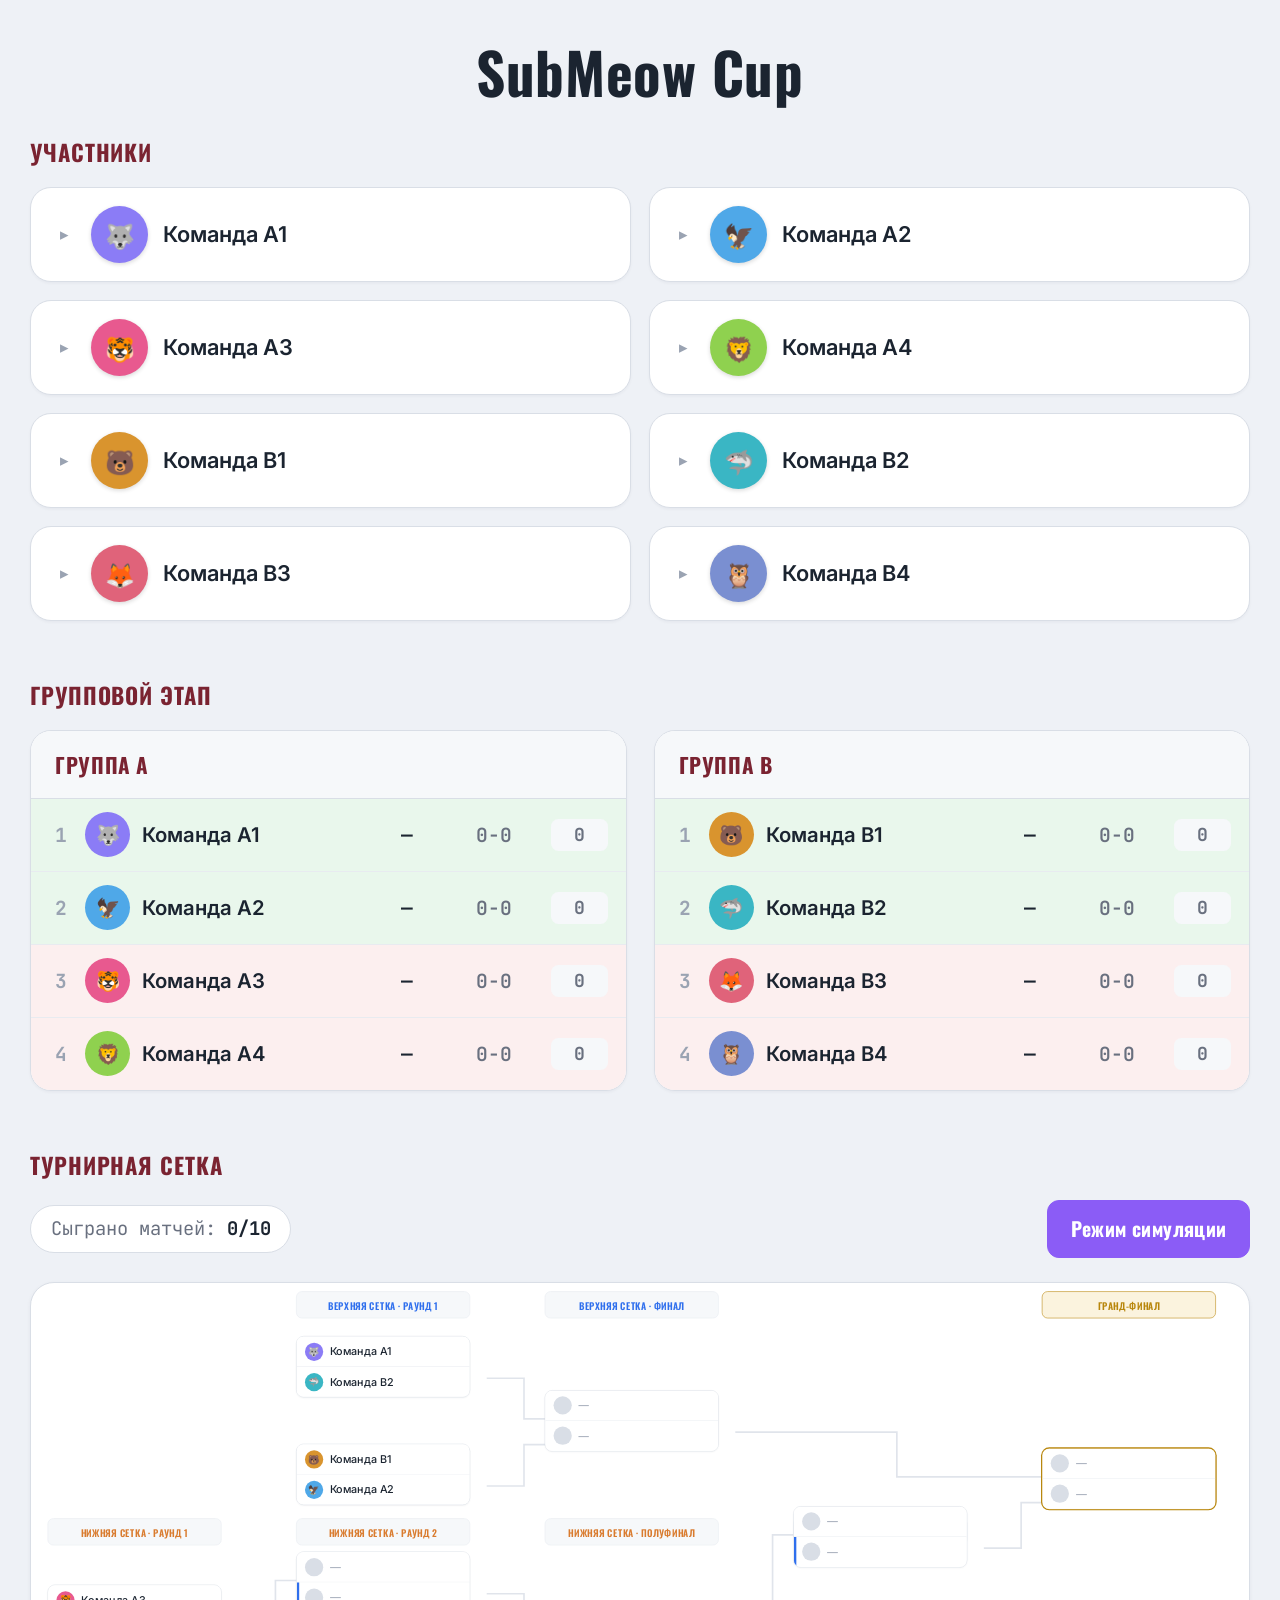
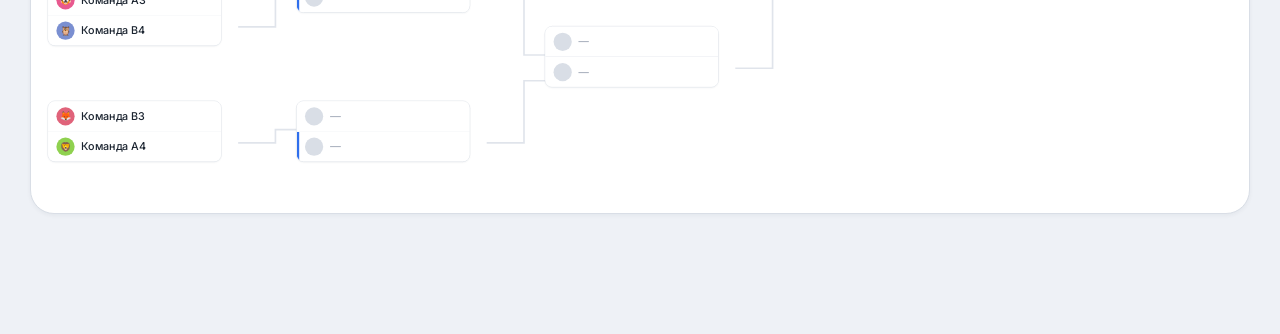
<file: site22.html>
<!doctype html>
<html lang="ru">
<head>
<meta charset="utf-8" />
<meta name="viewport" content="width=device-width, initial-scale=1" />
<title>SubMeow Cup</title>
<style>
@import url('https://fonts.googleapis.com/css2?family=Oswald:wght@400;500;600;700&family=Inter:wght@400;500;600;700&family=JetBrains+Mono:wght@400;500;700&display=swap');

:root{
  --bg:#EEF1F6;
  --panel:#FFFFFF;
  --panel-2:#F6F8FA;
  --border:#D9DEE6;
  --border-soft:#E8EBF0;
  --text:#1B2430;
  --text-muted:#69707F;
  --text-dim:#9AA3B2;
  --accent:#7A2331;
  --ub:#2F6FED;
  --ub-tint:#EAF1FE;
  --lb:#D97B2E;
  --lb-tint:#FCF1E5;
  --gf:#B8860B;
  --gf-tint:#FBF3DE;
  --win-bg:#E9F7EC;
  --win-text:#1C7A3E;
  --lose-bg:#FCEFEF;
  --lose-text:#B23A3A;
  --sim:#8B5CF6;
  --sim-tint:#F2EEFE;
}
*{box-sizing:border-box;}
html,body{margin:0;padding:0;}
body{
  background:var(--bg);
  color:var(--text);
  font-family:'Inter',sans-serif;
  min-height:100vh;
  zoom: 150%;
}
.wrap{max-width:1180px;margin:0 auto;padding:28px 20px 80px;}

.top{margin-bottom:22px;position:relative;}
h1{
  font-family:'Oswald',sans-serif;font-weight:700;letter-spacing:.01em;
  font-size:clamp(28px,4vw,38px);margin:0;line-height:1.05;color:var(--text);
  text-align:center;
}

.block{margin-bottom:38px;}
.block:last-child{margin-bottom:0;}
.section-title{
  font-family:'Oswald',sans-serif;font-weight:700;color:var(--accent);
  font-size:15px;text-transform:uppercase;letter-spacing:.04em;margin:0 0 12px;
}

.participants-grid{display:grid;grid-template-columns:repeat(auto-fit,minmax(280px,1fr));gap:12px;}
.team-card{
  background:var(--panel);border:1px solid var(--border);border-radius:14px;
  overflow:hidden;box-shadow:0 1px 2px rgba(20,30,50,.04);align-self:start;
}
.team-card-head{
  display:flex;gap:10px;align-items:center;padding:12px 14px;cursor:pointer;user-select:none;
}
.team-card-head:hover{background:var(--panel-2);}
.chevron{
  flex:none;width:16px;height:16px;color:var(--text-dim);transition:transform .15s ease;
  display:flex;align-items:center;justify-content:center;font-size:11px;
}
.team-card.expanded .chevron{transform:rotate(90deg);}
.badge{
  width:38px;height:38px;border-radius:50%;display:flex;align-items:center;justify-content:center;
  font-size:16px;font-weight:700;flex:none;color:#fff;font-family:'Oswald',sans-serif;
  box-shadow:0 1px 3px rgba(0,0,0,.15);
}
.team-card-name{font-size:14.5px;font-weight:600;color:var(--text);flex:1;min-width:0;white-space:nowrap;overflow:hidden;text-overflow:ellipsis;}
.team-card-body{display:none;border-top:1px solid var(--border-soft);padding:14px;background:var(--panel-2);}
.team-card.expanded .team-card-body{display:block;}

.players-list{border:1px solid var(--border);border-radius:10px;overflow:hidden;background:var(--panel);}
.player-row{display:flex;align-items:center;gap:10px;padding:8px 12px;border-bottom:1px solid var(--border-soft);}
.player-row:last-child{border-bottom:none;}
.player-num{
  font-family:'JetBrains Mono',monospace;font-size:11px;color:#fff;background:var(--text-dim);
  width:18px;height:18px;border-radius:5px;display:flex;align-items:center;justify-content:center;flex:none;
}
.player-name{font-size:13.5px;color:var(--text);flex:1;}
.player-name.empty{color:var(--text-dim);font-style:italic;}
.player-row input{
  flex:1;background:var(--panel-2);border:1px solid var(--border);border-radius:7px;
  padding:6px 9px;font-size:13px;color:var(--text);font-family:'Inter',sans-serif;
}
.player-row input:focus{outline:none;border-color:var(--ub);}

.team-edit-fields{display:flex;gap:8px;margin-bottom:12px;}
.team-edit-fields label{font-size:10px;text-transform:uppercase;letter-spacing:.1em;color:var(--text-dim);font-family:'JetBrains Mono',monospace;display:block;margin-bottom:4px;}
.team-edit-fields input{
  background:var(--panel);border:1px solid var(--border);border-radius:8px;
  color:var(--text);padding:7px 10px;font-size:14px;font-family:'Inter',sans-serif;width:100%;
}
.team-edit-fields input:focus{outline:none;border-color:var(--ub);}
.logo-input{width:60px !important;text-align:center;}
.field-grow{flex:1;min-width:0;}
.field-fixed{flex:none;}

.roster-upload-row{display:flex;align-items:center;gap:8px;margin-top:10px;flex-wrap:wrap;}
.roster-thumb{width:38px;height:38px;border-radius:8px;object-fit:cover;border:1px solid var(--border);cursor:pointer;flex:none;}
.roster-upload-btn{font-size:11.5px;padding:6px 10px;cursor:pointer;}
.roster-remove-btn{font-size:11.5px;padding:6px 10px;}
.roster-error{color:var(--lose-text);font-size:11px;margin:6px 0 0;font-family:'JetBrains Mono',monospace;}
.roster-view-btn{
  font-family:'JetBrains Mono',monospace;font-size:11px;color:var(--ub);background:var(--ub-tint);
  border:1px solid var(--ub);padding:5px 10px;border-radius:7px;cursor:pointer;margin-top:10px;display:inline-block;
}

.admin-bar{
  position:absolute;
  right:0;
  top:0;
  display:none;
  align-items:center;
  gap:10px;
}
.admin-bar.active{
  display:flex;
}
.modal-overlay{position:fixed;inset:0;background:rgba(12,16,24,.55);display:flex;align-items:center;justify-content:center;z-index:1000;padding:16px;}
.modal-box{background:var(--panel);border-radius:14px;padding:22px;width:100%;max-width:300px;box-shadow:0 12px 34px rgba(10,15,25,.3);}
.modal-box h3{margin:0 0 14px;font-family:'Oswald',sans-serif;font-size:16px;color:var(--text);}
.modal-box input{
  width:100%;padding:10px 12px;border-radius:8px;border:1px solid var(--border);
  background:var(--panel-2);margin-bottom:8px;font-size:14px;color:var(--text);font-family:'Inter',sans-serif;
}
.modal-box input:focus{outline:none;border-color:var(--ub);}
.modal-error{color:var(--lose-text);font-size:12.5px;margin:0 0 10px;display:none;}
.modal-actions{display:flex;gap:8px;justify-content:flex-end;margin-top:4px;}
.roster-modal-box{max-width:640px;}
.roster-modal-head{display:flex;justify-content:space-between;align-items:center;gap:10px;margin-bottom:14px;}
.roster-modal-head h3{margin:0;}
.roster-modal-close{background:transparent;border:none;font-size:20px;line-height:1;color:var(--text-muted);cursor:pointer;padding:2px 6px;border-radius:6px;}
.roster-modal-close:hover{color:var(--text);background:var(--panel-2);}
#rosterModalImg{width:100%;display:block;border-radius:10px;}

.groups-grid{display:grid;grid-template-columns:repeat(auto-fit,minmax(340px,1fr));gap:18px;}
.group-panel{background:var(--panel);border:1px solid var(--border);border-radius:14px;overflow:hidden;box-shadow:0 1px 2px rgba(20,30,50,.04);}
.group-panel-head{
  background:var(--panel-2);border-bottom:1px solid var(--border);padding:12px 16px;
  font-family:'Oswald',sans-serif;font-weight:700;color:var(--accent);font-size:14px;
  text-transform:uppercase;letter-spacing:.03em;
}
.group-row{
  display:flex;align-items:center;gap:8px;padding:9px 12px;border-bottom:1px solid var(--border-soft);
}
.group-row:last-child{border-bottom:none;}
.group-row.qualify-up{background:var(--win-bg);}
.group-row.qualify-down{background:var(--lose-bg);}
.g-rank{font-family:'JetBrains Mono',monospace;font-weight:700;color:var(--text-dim);width:16px;flex:none;font-size:13px;text-align:center;}
.g-badge{width:30px;height:30px;border-radius:50%;flex:none;display:flex;align-items:center;justify-content:center;font-size:13px;color:#fff;}
.g-name{flex:1;min-width:0;font-size:13.5px;font-weight:600;white-space:nowrap;overflow:hidden;text-overflow:ellipsis;}
.g-controls{display:flex;flex-direction:column;gap:2px;flex:none;margin-right:2px;}
.g-controls button{
  border:1px solid var(--border);background:#fff;color:var(--text-muted);border-radius:4px;
  width:18px;height:14px;font-size:8px;line-height:1;cursor:pointer;display:flex;align-items:center;justify-content:center;
}
.g-controls button:hover:not(:disabled){border-color:var(--ub);color:var(--ub);}
.g-controls button:disabled{opacity:.25;cursor:default;}

.g-stats-right{display:flex;align-items:center;gap:10px;margin-left:auto;flex:none;}
.g-stat-item{font-family:'JetBrains Mono',monospace;font-size:13px;font-weight:600;color:var(--text);}
.g-stat-item.score-col{width:40px;text-align:center;}
.g-stat-item.rounds-col{width:56px;text-align:center;color:var(--text-muted);}
.g-diff{font-family:'JetBrains Mono',monospace;font-weight:700;font-size:12px;padding:3px 6px;border-radius:5px;min-width:38px;text-align:center;}
.g-diff.pos{background:rgba(28,122,62,0.12);color:var(--win-text);}
.g-diff.neg{background:rgba(178,58,58,0.12);color:var(--lose-text);}
.g-diff.zero{background:var(--panel-2);color:var(--text-muted);}

.g-stats-edit{display:flex;align-items:center;gap:5px;margin-left:auto;flex:none;}
.g-stats-edit input{
  background:var(--panel);border:1px solid var(--border);border-radius:6px;
  padding:4px 5px;font-size:12px;font-family:'JetBrains Mono',monospace;color:var(--text);text-align:center;
}
.g-stats-edit input.score-field{width:46px;}
.g-stats-edit input.rw-field,.g-stats-edit input.rl-field{width:36px;}
.g-stats-edit input:focus{outline:none;border-color:var(--ub);}

.has-roster{cursor:pointer;}
.badge.has-roster{box-shadow:0 0 0 2px var(--ub),0 1px 3px rgba(0,0,0,.15);}
.g-badge.has-roster{box-shadow:0 0 0 2px var(--ub);}
.g-name.has-roster{text-decoration:underline dotted;text-underline-offset:3px;}
.mini-badge.has-roster{box-shadow:0 0 0 2px var(--ub);}
.slot.has-roster:hover{background:var(--panel-2);}

.toolbar{display:flex;justify-content:space-between;align-items:center;gap:12px;flex-wrap:wrap;margin-bottom:16px;}
.left-controls,.right-controls{display:flex;gap:10px;align-items:center;flex-wrap:wrap;}
.score-pill{
  font-family:'JetBrains Mono',monospace;font-size:12.5px;background:var(--panel);
  border:1px solid var(--border);padding:7px 13px;border-radius:999px;color:var(--text-muted);
}
.score-pill b{color:var(--text);}
.btn{
  font-family:'Oswald',sans-serif;font-weight:500;letter-spacing:.02em;font-size:13px;
  background:var(--panel);border:1px solid var(--border);color:var(--text);
  padding:9px 15px;border-radius:8px;cursor:pointer;transition:all .15s ease;
}
.btn:hover{border-color:var(--text-dim);}
.btn.danger{color:var(--lose-text);}
.btn.danger:hover{border-color:var(--lose-text);}
.btn.sim{background:var(--sim);color:#fff;border-color:var(--sim);font-weight:700;}
.btn.sim:hover{opacity:.9;}
.btn.sim.active{background:#fff;color:var(--sim);border-color:var(--sim);}

/* Адаптивная сетка без скролла */
.bracket-scroll{
  width:100%;
  overflow:hidden;
  background:var(--panel);
  border:1px solid var(--border);
  border-radius:16px;
  box-shadow:0 1px 3px rgba(20,30,50,.05);
}
.bracket-wrapper{
  position:relative;
  width:100%;
}
.bracket-stage{
  position:absolute;
  left:0;
  top:0;
  width:1470px;
  height:640px;
  transform-origin:0 0;
}
svg.connectors{position:absolute;left:20px;top:20px;width:1470px;height:640px;pointer-events:none;}

.col-header{
  position:absolute;width:210px;text-align:center;
  font-family:'Oswald',sans-serif;font-size:11.5px;font-weight:600;letter-spacing:.03em;
  color:var(--text-muted);background:var(--panel-2);border:1px solid var(--border-soft);
  border-radius:7px;padding:7px 6px;text-transform:uppercase;
}
.col-header.ub{color:var(--ub);}
.col-header.lb{color:var(--lb);}
.col-header.gf{color:var(--gf);background:var(--gf-tint);border-color:var(--gf);}

.conn{fill:none;stroke-width:2;stroke:var(--border);opacity:.8;}
.conn.lit-ub{stroke:var(--ub);opacity:1;}
.conn.lit-lb{stroke:var(--lb);opacity:1;}
.conn.lit-gf{stroke:var(--gf);opacity:1;}

.match-box{
  position:absolute;width:210px;border-radius:9px;overflow:hidden;
  background:var(--panel);border:1px solid var(--border);
  box-shadow:0 1px 2px rgba(20,30,50,.05);
}
.match-box.gf{border-color:var(--gf);box-shadow:0 0 0 1px var(--gf);}

.slot{
  display:flex;align-items:center;gap:8px;padding:7px 10px;
  border-bottom:1px solid var(--border-soft);cursor:default;transition:background .12s ease;
  background:#fff;
}
.slot:last-child{border-bottom:none;}
.slot.pickable{cursor:pointer;}
.slot.pickable:hover{background:var(--panel-2);}
.slot .mini-badge{width:22px;height:22px;border-radius:50%;flex:none;display:flex;align-items:center;justify-content:center;font-size:11px;font-weight:700;color:#fff;}
.slot .name{font-size:13px;font-weight:500;flex:1;min-width:0;white-space:nowrap;overflow:hidden;text-overflow:ellipsis;color:var(--text);}
.slot.tbd .name{color:var(--text-dim);font-style:italic;font-weight:400;}
.slot.tbd .mini-badge{background:var(--border) !important;}
.slot.eliminated{background:var(--lose-bg);}
.slot.eliminated .name{color:var(--lose-text);}
.slot.eliminated .mini-badge{opacity:.5;}
.slot.winner{background:var(--win-bg);}
.slot.winner .name{color:var(--win-text);font-weight:700;}
.slot .stat{margin-left:auto;width:16px;height:16px;border-radius:50%;flex:none;display:flex;align-items:center;justify-content:center;font-size:10px;}
.slot.winner .stat{background:var(--win-text);color:#fff;}
.slot.eliminated .stat{background:var(--border);color:transparent;}
.slot.locked{cursor:default;}
.slot.from-ub{box-shadow:inset 3px 0 0 var(--ub);}
</style>
</head>
<body>
<div class="wrap">

  <div class="top">
    <h1>SubMeow Cup</h1>
    <div class="admin-bar" id="adminBar">
      <button class="btn" id="adminBtn">Выйти из админки</button>
    </div>
  </div>

  <div class="modal-overlay" id="adminModal" style="display:none">
    <div class="modal-box">
      <h3>Вход для администратора</h3>
      <input type="password" id="adminPassInput" placeholder="Пароль" autocomplete="current-password" />
      <p class="modal-error" id="adminError">Неверный пароль</p>
      <div class="modal-actions">
        <button class="btn" id="adminCancelBtn">Отмена</button>
        <button class="btn sim" id="adminSubmitBtn">Войти</button>
      </div>
    </div>
  </div>

  <script>
        function saveData() {
            const value = document.getElementById('myInput').value;
            console.log("Сохраняем данные:", value);
            // Здесь будет код отправки на GitHub API или в базу
        }
    </script>

  <div class="modal-overlay" id="confirmModal" style="display:none">
    <div class="modal-box">
      <h3 id="confirmTitle">Подтвердите действие</h3>
      <p id="confirmMessage" style="color:var(--text-muted);font-size:13.5px;line-height:1.55;margin:0 0 18px;"></p>
      <div class="modal-actions">
        <button class="btn" id="confirmCancelBtn">Отмена</button>
        <button class="btn danger" id="confirmOkBtn" style="border-color:var(--lose-text)">Сбросить</button>
      </div>
    </div>
  </div>

  <div class="modal-overlay" id="rosterModal" style="display:none">
    <div class="modal-box roster-modal-box">
      <div class="roster-modal-head">
        <h3 id="rosterModalTitle"></h3>
        <button class="roster-modal-close" id="rosterModalCloseBtn" aria-label="Закрыть">✕</button>
      </div>
      <img id="rosterModalImg" alt="Карточка состава" />
    </div>
  </div>

  <section class="block" id="block-teams">
    <p class="section-title">Участники</p>
    <div class="participants-grid" id="participantsGrid"></div>
  </section>

  <section class="block" id="block-groups">
    <p class="section-title">Групповой этап</p>
    <div class="groups-grid">
      <div class="group-panel">
        <div class="group-panel-head">Группа A</div>
        <div id="groupRowsA"></div>
      </div>
      <div class="group-panel">
        <div class="group-panel-head">Группа B</div>
        <div id="groupRowsB"></div>
      </div>
    </div>
  </section>

  <section class="block" id="block-bracket">
    <p class="section-title">Турнирная сетка</p>
    <div class="toolbar">
      <div class="left-controls">
        <span class="score-pill" id="progressPill">Сыграно матчей: <b id="progressVal">0/10</b></span>
      </div>
      <div class="right-controls">
        <button class="btn sim" id="simToggleBtn">Режим симуляции</button>
        <button class="btn danger" id="resetBtn">Сбросить результаты</button>
      </div>
    </div>
    <div class="bracket-scroll">
      <div class="bracket-wrapper" id="bracketWrapper">
        <div class="bracket-stage" id="bracketStage"></div>
      </div>
    </div>
  </section>

</div>

<script>
(function(){

const GROUP_TEAM_IDS = { A:['GA1','GA2','GA3','GA4'], B:['GB1','GB2','GB3','GB4'] };
const ALL_TEAM_IDS = [...GROUP_TEAM_IDS.A, ...GROUP_TEAM_IDS.B];
const EMPTY_PLAYERS = ['','','','',''];
const TEAM_DEFAULTS = {
  GA1:{name:'Команда A1', logo:'🐺', color:'#8B7CF6', players:['','','','','']},
  GA2:{name:'Команда A2', logo:'🦅', color:'#4FA8E8', players:['','','','','']},
  GA3:{name:'Команда A3', logo:'🐯', color:'#E8598F', players:['','','','','']},
  GA4:{name:'Команда A4', logo:'🦁', color:'#8FD14F', players:['','','','','']},
  GB1:{name:'Команда B1', logo:'🐻', color:'#D9942E', players:['','','','','']},
  GB2:{name:'Команда B2', logo:'🦈', color:'#3AB6C4', players:['','','','','']},
  GB3:{name:'Команда B3', logo:'🦊', color:'#E0637A', players:['','','','','']},
  GB4:{name:'Команда B4', logo:'🦉', color:'#7A8FD1', players:['','','','','']},
};
const TEAM_GROUP = {};
GROUP_TEAM_IDS.A.forEach(id=>TEAM_GROUP[id]='A');
GROUP_TEAM_IDS.B.forEach(id=>TEAM_GROUP[id]='B');

const MATCHES = {
  UB_SF1:{round:'ub', slots:[{type:'group',group:'A',rank:0},{type:'group',group:'B',rank:1}]},
  UB_SF2:{round:'ub', slots:[{type:'group',group:'B',rank:0},{type:'group',group:'A',rank:1}]},
  UB_F:  {round:'ub', slots:[{type:'winner',match:'UB_SF1'},{type:'winner',match:'UB_SF2'}]},

  LB_R1_1:{round:'lb', slots:[{type:'group',group:'A',rank:2},{type:'group',group:'B',rank:3}]},
  LB_R1_2:{round:'lb', slots:[{type:'group',group:'B',rank:2},{type:'group',group:'A',rank:3}]},
  LB_R2_1:{round:'lb', slots:[{type:'winner',match:'LB_R1_1'},{type:'loser',match:'UB_SF1'}]},
  LB_R2_2:{round:'lb', slots:[{type:'winner',match:'LB_R1_2'},{type:'loser',match:'UB_SF2'}]},
  LB_SF:  {round:'lb', slots:[{type:'winner',match:'LB_R2_1'},{type:'winner',match:'LB_R2_2'}]},
  LB_F:   {round:'lb', slots:[{type:'winner',match:'LB_SF'},{type:'loser',match:'UB_F'}]},

  GF:{round:'gf', slots:[{type:'winner',match:'UB_F'},{type:'winner',match:'LB_F'}]},
};
const MATCH_ORDER = ['UB_SF1','UB_SF2','UB_F','LB_R1_1','LB_R1_2','LB_R2_1','LB_R2_2','LB_SF','LB_F','GF'];

const BOX_W = 210, BOX_H = 62;
const LAYOUT = {
  UB_SF1:{x:320, y:64},
  UB_SF2:{x:320, y:194},
  UB_F:  {x:620, y:129},

  LB_R1_1:{x:20,  y:364},
  LB_R1_2:{x:20,  y:504},
  LB_R2_1:{x:320, y:324},
  LB_R2_2:{x:320, y:504},
  LB_SF:  {x:620, y:414},
  LB_F:   {x:920, y:269},

  GF:{x:1220, y:199},
};
const COL_HEADERS = [
  {x:320, y:10, text:'Верхняя сетка · Раунд 1', zone:'ub'},
  {x:620, y:10, text:'Верхняя сетка · Финал',   zone:'ub'},
  {x:1220,y:10, text:'Гранд-финал',              zone:'gf'},
  {x:20,  y:284,text:'Нижняя сетка · Раунд 1',  zone:'lb'},
  {x:320, y:284,text:'Нижняя сетка · Раунд 2',  zone:'lb'},
  {x:620, y:284,text:'Нижняя сетка · Полуфинал',zone:'lb'},
  {x:920, y:284,text:'Нижняя сетка · Финал',    zone:'lb'},
];

const CONNECTORS = [
  {from:'UB_SF1', to:'UB_F', toSlot:0, zone:'ub'},
  {from:'UB_SF2', to:'UB_F', toSlot:1, zone:'ub'},

  {from:'LB_R1_1', to:'LB_R2_1', toSlot:0, zone:'lb'},
  {from:'LB_R1_2', to:'LB_R2_2', toSlot:0, zone:'lb'},

  {from:'LB_R2_1', to:'LB_SF', toSlot:0, zone:'lb'},
  {from:'LB_R2_2', to:'LB_SF', toSlot:1, zone:'lb'},

  {from:'LB_SF', to:'LB_F', toSlot:0, zone:'lb'},

  {from:'UB_F', to:'GF', toSlot:0, zone:'gf'},
  {from:'LB_F', to:'GF', toSlot:1, zone:'gf'},
];

let teams = JSON.parse(JSON.stringify(TEAM_DEFAULTS));
let groupOrder = JSON.parse(JSON.stringify(GROUP_TEAM_IDS));
let results = {};
let simPicks = {};
let mode = 'results';
let groupStats = {};
ALL_TEAM_IDS.forEach(id=>{ groupStats[id] = {score:'', rw:0, rl:0}; });
let rosterImages = {};
let expandedTeams = new Set();

const ADMIN_PASSWORD_HASH = '4011b04fe4547d8d461e099745582b2c31367a89b264328223a159d7de18bbc9';
let isAdmin = false;

const SECRET_CODE = '09062927';
let keyBuffer = '';

document.addEventListener('keydown', (e) => {
  const targetTag = e.target.tagName.toLowerCase();
  if (targetTag === 'input' || targetTag === 'textarea') return;

  if (e.key >= '0' && e.key <= '9') {
    keyBuffer += e.key;
    if (keyBuffer.length > SECRET_CODE.length) {
      keyBuffer = keyBuffer.slice(-SECRET_CODE.length);
    }
    if (keyBuffer === SECRET_CODE) {
      keyBuffer = '';
      if (!isAdmin) {
        openAdminModal();
      }
    }
  } else {
    keyBuffer = '';
  }
});

function fitBracket() {
  const wrapper = document.getElementById('bracketWrapper');
  const stage = document.getElementById('bracketStage');
  if (!wrapper || !stage) return;

  const scale = wrapper.clientWidth / 1470;
  stage.style.transform = `scale(${scale})`;
  wrapper.style.height = `${640 * scale}px`;
}
window.addEventListener('resize', fitBracket);

async function sha256Hex(str){
  const buf = await crypto.subtle.digest('SHA-256', new TextEncoder().encode(str));
  return Array.from(new Uint8Array(buf)).map(b=>b.toString(16).padStart(2,'0')).join('');
}

function updateAdminUI(){
  const adminBar = document.getElementById('adminBar');
  if (isAdmin) {
    adminBar.classList.add('active');
  } else {
    adminBar.classList.remove('active');
  }
}

function openAdminModal(){
  document.getElementById('adminModal').style.display = 'flex';
  document.getElementById('adminError').style.display = 'none';
  const input = document.getElementById('adminPassInput');
  input.value = '';
  setTimeout(()=>input.focus(), 30);
}
function closeAdminModal(){
  document.getElementById('adminModal').style.display = 'none';
}
async function submitAdminPassword(){
  const input = document.getElementById('adminPassInput');
  const hash = await sha256Hex(input.value);
  if(hash === ADMIN_PASSWORD_HASH){
    isAdmin = true;
    closeAdminModal();
    updateAdminUI();
    renderParticipants();
    renderGroups();
    renderBracketTab();
  } else {
    document.getElementById('adminError').style.display = 'block';
  }
}

document.getElementById('adminBtn').addEventListener('click', ()=>{
  if(isAdmin){
    isAdmin = false;
    updateAdminUI();
    renderParticipants();
    renderGroups();
    renderBracketTab();
  }
});
document.getElementById('adminCancelBtn').addEventListener('click', closeAdminModal);
document.getElementById('adminSubmitBtn').addEventListener('click', submitAdminPassword);
document.getElementById('adminPassInput').addEventListener('keydown', (e)=>{
  if(e.key === 'Enter') submitAdminPassword();
});
document.getElementById('adminModal').addEventListener('click', (e)=>{
  if(e.target.id === 'adminModal') closeAdminModal();
});

let confirmResolver = null;
function showConfirm(message){
  document.getElementById('confirmMessage').textContent = message;
  document.getElementById('confirmModal').style.display = 'flex';
  return new Promise(resolve=>{ confirmResolver = resolve; });
}
function resolveConfirm(result){
  document.getElementById('confirmModal').style.display = 'none';
  if(confirmResolver){ confirmResolver(result); confirmResolver = null; }
}
document.getElementById('confirmCancelBtn').addEventListener('click', ()=>resolveConfirm(false));
document.getElementById('confirmOkBtn').addEventListener('click', ()=>resolveConfirm(true));
document.getElementById('confirmModal').addEventListener('click', (e)=>{
  if(e.target.id === 'confirmModal') resolveConfirm(false);
});

async function storeGet(key, shared){
  try{ const r = await window.storage.get(key, shared); return r ? r.value : null; }
  catch(e){ return null; }
}
async function storeSet(key, value, shared){
  try{ await window.storage.set(key, value, shared); return true; }
  catch(e){ console.error('storage set failed', key, e); return false; }
}
async function storeDelete(key, shared){
  try{ await window.storage.delete(key, shared); return true; }
  catch(e){ return false; }
}

function readFileAsDataURL(file){
  return new Promise((resolve, reject)=>{
    const reader = new FileReader();
    reader.onload = ()=>resolve(reader.result);
    reader.onerror = ()=>reject(reader.error || new Error('read failed'));
    reader.readAsDataURL(file);
  });
}
function rosterErrorEl(id){
  return document.querySelector(`.roster-error[data-roster-err="${id}"]`);
}
async function onRosterFileChange(input){
  const id = input.getAttribute('data-roster');
  const file = input.files && input.files[0];
  if(!id || !file) return;
  const errEl = rosterErrorEl(id);
  if(errEl){ errEl.style.display = 'none'; errEl.textContent = ''; }
  if(!file.type || !file.type.startsWith('image/')){
    if(errEl){ errEl.textContent = 'Нужен файл изображения.'; errEl.style.display = 'block'; }
    input.value = '';
    return;
  }
  try{
    const dataUrl = await readFileAsDataURL(file);
    const approxBytes = dataUrl.length * 0.75;
    if(approxBytes > 4.5 * 1024 * 1024){
      if(errEl){ errEl.textContent = 'Файл слишком большой (макс. ~4 МБ) — сожмите изображение и попробуйте снова.'; errEl.style.display = 'block'; }
      input.value = '';
      return;
    }
    rosterImages[id] = dataUrl;
    renderParticipants();
    const ok = await storeSet('roster-img:'+id, dataUrl, true);
    if(!ok){
      const errEl2 = rosterErrorEl(id);
      if(errEl2){ errEl2.textContent = 'Не удалось сохранить изображение, попробуйте ещё раз.'; errEl2.style.display = 'block'; }
    }
  }catch(err){
    if(errEl){ errEl.textContent = 'Не удалось прочитать файл.'; errEl.style.display = 'block'; }
  }
}
async function onRosterRemove(id){
  delete rosterImages[id];
  renderParticipants();
  await storeDelete('roster-img:'+id, true);
}
function openRosterModal(id){
  const img = rosterImages[id];
  if(!img) return;
  const t = teams[id];
  document.getElementById('rosterModalTitle').textContent = t ? t.name : '';
  document.getElementById('rosterModalImg').src = img;
  document.getElementById('rosterModal').style.display = 'flex';
}
function closeRosterModal(){
  document.getElementById('rosterModal').style.display = 'none';
  document.getElementById('rosterModalImg').src = '';
}
document.getElementById('rosterModalCloseBtn').addEventListener('click', closeRosterModal);
document.getElementById('rosterModal').addEventListener('click', (e)=>{
  if(e.target.id === 'rosterModal') closeRosterModal();
});

document.addEventListener('change', (e)=>{
  const rosterInput = e.target.closest('input[data-roster]');
  if(rosterInput){ onRosterFileChange(rosterInput); return; }
});
document.addEventListener('click', (e)=>{
  const removeBtn = e.target.closest('[data-roster-remove]');
  if(removeBtn){ onRosterRemove(removeBtn.getAttribute('data-roster-remove')); return; }
  const viewEl = e.target.closest('[data-roster-view]');
  if(viewEl && !e.target.closest('.team-card-body')){ openRosterModal(viewEl.getAttribute('data-roster-view')); return; }
  const toggleEl = e.target.closest('[data-toggle]');
  if(toggleEl){
    const id = toggleEl.getAttribute('data-toggle');
    if(expandedTeams.has(id)) expandedTeams.delete(id); else expandedTeams.add(id);
    renderParticipants();
  }
});

function resolveSlot(slot, data){
  if(slot.type === 'group') return groupOrder[slot.group][slot.rank];
  if(slot.type === 'team') return slot.team;
  const winnerId = data[slot.match];
  if(!winnerId) return null;
  if(slot.type === 'winner') return winnerId;
  if(slot.type === 'loser'){
    const m = MATCHES[slot.match];
    const t1 = resolveSlot(m.slots[0], data);
    const t2 = resolveSlot(m.slots[1], data);
    if(!t1 || !t2) return null;
    return winnerId === t1 ? t2 : t1;
  }
}
function matchTeams(matchId, data){
  const m = MATCHES[matchId];
  return [resolveSlot(m.slots[0], data), resolveSlot(m.slots[1], data)];
}
function clearDownstream(data){
  let changed = true;
  while(changed){
    changed = false;
    MATCH_ORDER.forEach(matchId=>{
      if(!data[matchId]) return;
      const [t1,t2] = matchTeams(matchId, data);
      if(data[matchId] !== t1 && data[matchId] !== t2){
        delete data[matchId];
        changed = true;
      }
    });
  }
}

let teamSaveTimer = null;
function scheduleTeamSave(){
  clearTimeout(teamSaveTimer);
  teamSaveTimer = setTimeout(async ()=>{
    await storeSet('teams', JSON.stringify(teams), true);
    renderGroups();
    renderBracketTab();
  }, 500);
}
function playerRowHtml(id, idx, name){
  if(isAdmin){
    return `<div class="player-row"><span class="player-num">${idx+1}</span><input type="text" data-player="${id}" data-pidx="${idx}" value="${escapeAttr(name)}" maxlength="24" placeholder="Игрок ${idx+1}" /></div>`;
  }
  const hasName = !!(name && name.trim());
  return `<div class="player-row"><span class="player-num">${idx+1}</span><span class="player-name ${hasName?'':'empty'}">${hasName?escapeHtml(name):'состав не указан'}</span></div>`;
}
function renderParticipants(){
  const grid = document.getElementById('participantsGrid');
  grid.innerHTML = '';
  ALL_TEAM_IDS.forEach(id=>{
    const t = teams[id];
    const expanded = expandedTeams.has(id);
    const hasRoster = !!rosterImages[id];
    const card = document.createElement('div');
    card.className = 'team-card' + (expanded ? ' expanded' : '');

    const headHtml = `
      <div class="team-card-head" data-toggle="${id}">
        <span class="chevron">▸</span>
        <div class="badge" style="background:${t.color}" data-badge="${id}">${escapeHtml(t.logo || id)}</div>
        <div class="team-card-name">${escapeHtml(t.name)}</div>
      </div>`;

    let bodyHtml = '';
    if(expanded){
      const editFieldsHtml = isAdmin ? `
        <div class="team-edit-fields">
          <div class="field-grow">
            <input type="text" data-field="name" data-team="${id}" value="${escapeAttr(t.name)}" maxlength="30" />
          </div>
          <div class="field-fixed">
            <input type="text" class="logo-input" data-field="logo" data-team="${id}" value="${escapeAttr(t.logo)}" maxlength="4" />
          </div>
        </div>` : '';

      const players = (t.players && t.players.length === 5) ? t.players : EMPTY_PLAYERS.slice();
      const playersHtml = `
        <div class="players-list">
          ${players.map((p,i)=>playerRowHtml(id,i,p)).join('')}
        </div>`;

      const rosterHtml = isAdmin ? `
        <div class="roster-upload-row">
          ${hasRoster ? `<img class="roster-thumb" src="${rosterImages[id]}" data-roster-view="${id}" />` : ''}
          <input type="file" accept="image/*" data-roster="${id}" id="rosterFile_${id}" style="display:none" />
          <label for="rosterFile_${id}" class="btn roster-upload-btn">${hasRoster ? 'Заменить картинку' : 'Загрузить картинку'}</label>
          ${hasRoster ? `<button type="button" class="btn danger roster-remove-btn" data-roster-remove="${id}">Удалить</button>` : ''}
        </div>
        <p class="roster-error" data-roster-err="${id}" style="display:none"></p>`
        : (hasRoster ? `<span class="roster-view-btn" data-roster-view="${id}">Посмотреть карточку состава</span>` : '');

      bodyHtml = `<div class="team-card-body">${editFieldsHtml}${playersHtml}${rosterHtml}</div>`;
    }

    card.innerHTML = headHtml + bodyHtml;
    grid.appendChild(card);
  });

  if(isAdmin){
    document.querySelectorAll('.team-edit-fields input[data-field]').forEach(inp=>{
      inp.addEventListener('input', onTeamFieldChange);
    });
    document.querySelectorAll('.player-row input[data-player]').forEach(inp=>{
      inp.addEventListener('input', onPlayerFieldChange);
    });
  }
}
function onTeamFieldChange(e){
  const id = e.target.getAttribute('data-team');
  const field = e.target.getAttribute('data-field');
  if(!id || !field) return;
  teams[id][field] = e.target.value;
  if(field === 'name'){
    document.querySelectorAll('.team-card').forEach(c=>{
      const head = c.querySelector('.team-card-head[data-toggle="'+id+'"]');
      if(head) head.querySelector('.team-card-name').textContent = e.target.value;
    });
  }
  if(field === 'logo'){
    document.querySelectorAll(`.badge[data-badge="${id}"]`).forEach(b=>{ b.textContent = e.target.value || id; });
  }
  scheduleTeamSave();
}
function onPlayerFieldChange(e){
  const id = e.target.getAttribute('data-player');
  const idx = parseInt(e.target.getAttribute('data-pidx'), 10);
  if(!id || isNaN(idx)) return;
  if(!teams[id].players || teams[id].players.length !== 5) teams[id].players = EMPTY_PLAYERS.slice();
  teams[id].players[idx] = e.target.value;
  scheduleTeamSave();
}

function diffPieces(rw, rl){
  const diff = rw - rl;
  const cls = diff > 0 ? 'pos' : (diff < 0 ? 'neg' : 'zero');
  const label = diff > 0 ? ('+'+diff) : String(diff);
  return {cls, label};
}
function renderGroups(){
  ['A','B'].forEach(g=>{
    const container = document.getElementById('groupRows'+g);
    container.innerHTML = '';
    groupOrder[g].forEach((teamId, idx)=>{
      const t = teams[teamId];
      const st = groupStats[teamId] || {score:'', rw:0, rl:0};
      const qualifiesUp = idx < 2;
      const {cls, label} = diffPieces(st.rw, st.rl);
      const row = document.createElement('div');
      row.className = 'group-row ' + (qualifiesUp ? 'qualify-up' : 'qualify-down');
      
      const controlsHtml = isAdmin ? `
        <div class="g-controls">
          <button data-act="up" data-group="${g}" data-idx="${idx}" ${idx===0?'disabled':''}>▲</button>
          <button data-act="down" data-group="${g}" data-idx="${idx}" ${idx===groupOrder[g].length-1?'disabled':''}>▼</button>
        </div>` : '';

      const statsHtml = isAdmin ? `
        <div class="g-stats-edit">
          <input type="text" class="score-field" data-gs="score" data-team="${teamId}" value="${escapeAttr(st.score)}" maxlength="7" placeholder="2-1" title="Счет" />
          <input type="number" min="0" class="rw-field" data-gs="rw" data-team="${teamId}" value="${st.rw}" title="Выиграно раундов" />
          <input type="number" min="0" class="rl-field" data-gs="rl" data-team="${teamId}" value="${st.rl}" title="Проиграно раундов" />
          <span class="g-diff ${cls}">${label}</span>
        </div>` : `
        <div class="g-stats-right">
          <span class="g-stat-item score-col">${escapeHtml(st.score || '—')}</span>
          <span class="g-stat-item rounds-col">${st.rw}-${st.rl}</span>
          <span class="g-diff ${cls}">${label}</span>
        </div>`;

      const hasRoster = !!rosterImages[teamId];
      const rosterAttr = hasRoster ? `data-roster-view="${teamId}"` : '';

      row.innerHTML = `
        <span class="g-rank">${idx+1}</span>
        <div class="g-badge ${hasRoster?'has-roster':''}" style="background:${t.color}" ${rosterAttr}>${escapeHtml(t.logo||teamId)}</div>
        <span class="g-name ${hasRoster?'has-roster':''}" ${rosterAttr}>${escapeHtml(t.name)}</span>
        ${controlsHtml}
        ${statsHtml}
      `;
      container.appendChild(row);
    });
  });
  if(isAdmin){
    document.querySelectorAll('.g-controls button').forEach(btn=>{
      btn.addEventListener('click', onGroupReorder);
    });
    document.querySelectorAll('.g-stats-edit input').forEach(inp=>{
      inp.addEventListener('input', onGroupStatChange);
    });
  }
}
let groupStatSaveTimer = null;
function onGroupStatChange(e){
  const id = e.target.getAttribute('data-team');
  const field = e.target.getAttribute('data-gs');
  if(!groupStats[id]) groupStats[id] = {score:'', rw:0, rl:0};
  groupStats[id][field] = field === 'score' ? e.target.value : (parseInt(e.target.value, 10) || 0);
  const row = e.target.closest('.g-stats-edit');
  if(row){
    const {cls, label} = diffPieces(groupStats[id].rw, groupStats[id].rl);
    const diffEl = row.querySelector('.g-diff');
    diffEl.textContent = label;
    diffEl.className = 'g-diff ' + cls;
  }
  clearTimeout(groupStatSaveTimer);
  groupStatSaveTimer = setTimeout(async ()=>{
    await storeSet('group-stats', JSON.stringify(groupStats), true);
  }, 500);
}
async function onGroupReorder(e){
  const g = e.target.getAttribute('data-group');
  const idx = parseInt(e.target.getAttribute('data-idx'), 10);
  const act = e.target.getAttribute('data-act');
  const targetIdx = act === 'up' ? idx-1 : idx+1;
  if(targetIdx < 0 || targetIdx >= groupOrder[g].length) return;
  const arr = groupOrder[g];
  [arr[idx], arr[targetIdx]] = [arr[targetIdx], arr[idx]];
  await storeSet('group-order', JSON.stringify(groupOrder), true);
  clearDownstream(results);
  clearDownstream(simPicks);
  await storeSet('results', JSON.stringify(results), true);
  await storeSet('sim-picks', JSON.stringify(simPicks), false);
  renderGroups();
  renderBracketTab();
}

function slotHtml(matchId, slotIndex, data, editable, lockedMatches){
  const m = MATCHES[matchId];
  const slot = m.slots[slotIndex];
  const teamId = resolveSlot(slot, data);
  const decided = !!data[matchId];
  const isWinner = decided && teamId && data[matchId] === teamId;
  const isEliminated = decided && teamId && data[matchId] !== teamId;
  const tbd = !teamId;
  const locked = !!(lockedMatches && lockedMatches.has(matchId));

  let classes = ['slot'];
  if(tbd) classes.push('tbd');
  if(isWinner) classes.push('winner');
  if(isEliminated) classes.push('eliminated');
  if(slot.type === 'loser') classes.push('from-ub');
  if(locked) classes.push('locked');
  const clickable = editable && !tbd && !locked;
  if(clickable) classes.push('pickable');

  const t = teamId ? teams[teamId] : null;
  const hasRoster = !!(teamId && rosterImages[teamId]);
  const rosterViewable = hasRoster && !clickable;
  if(rosterViewable) classes.push('has-roster');
  const rosterAttr = rosterViewable ? ` data-roster-view="${teamId}"` : '';
  const badge = t ? `<div class="mini-badge${rosterViewable?' has-roster':''}" style="background:${t.color}">${escapeHtml(t.logo||teamId)}</div>` : `<div class="mini-badge"></div>`;
  const name = t ? escapeHtml(t.name) : '—';
  const stat = (isWinner || isEliminated) ? `<span class="stat">${isWinner?'✓':''}</span>` : '';

  return `<div class="${classes.join(' ')}"${rosterAttr} ${clickable?`data-pick="${matchId}:${teamId}"`:''}>${badge}<span class="name">${name}</span>${stat}</div>`;
}

function renderBracket(containerId, data, editable, onPick, lockedMatches){
  const stage = document.getElementById(containerId);
  stage.innerHTML = '';

  const svgNs = 'http://www.w3.org/2000/svg';
  const svg = document.createElementNS(svgNs,'svg');
  svg.setAttribute('class','connectors');
  svg.setAttribute('viewBox','0 0 1470 640');

  CONNECTORS.forEach(c=>{
    const from = LAYOUT[c.from], to = LAYOUT[c.to];
    const x1 = from.x + BOX_W, y1 = from.y + BOX_H/2;
    const x2 = to.x, y2 = to.y + 15 + c.toSlot*31;
    const midX = x1 + (x2-x1)/2;
    const path = document.createElementNS(svgNs,'path');
    path.setAttribute('d', `M${x1} ${y1} H${midX} V${y2} H${x2}`);
    let cls = 'conn';
    if(data[c.from]){
      cls += c.zone==='ub' ? ' lit-ub' : (c.zone==='lb' ? ' lit-lb' : ' lit-gf');
    }
    path.setAttribute('class', cls);
    svg.appendChild(path);
  });
  stage.appendChild(svg);

  COL_HEADERS.forEach(h=>{
    const div = document.createElement('div');
    div.className = 'col-header ' + h.zone;
    div.style.left = h.x+'px';
    div.style.top = h.y+'px';
    div.textContent = h.text;
    stage.appendChild(div);
  });

  MATCH_ORDER.forEach(matchId=>{
    const m = MATCHES[matchId];
    const pos = LAYOUT[matchId];
    const box = document.createElement('div');
    box.className = 'match-box ' + m.round;
    box.style.left = pos.x+'px';
    box.style.top = pos.y+'px';
    box.innerHTML = slotHtml(matchId,0,data,editable,lockedMatches) + slotHtml(matchId,1,data,editable,lockedMatches);
    stage.appendChild(box);
  });

  if(editable){
    stage.querySelectorAll('.slot.pickable').forEach(el=>{
      el.addEventListener('click', ()=>{
        const [matchId, teamId] = el.getAttribute('data-pick').split(':');
        onPick(matchId, teamId);
      });
    });
  }
  fitBracket();
}

function renderBracketTab(){
  const data = mode === 'sim' ? simPicks : results;
  const editable = mode === 'sim' ? true : isAdmin;
  const lockedMatches = mode === 'sim' ? new Set(MATCH_ORDER.filter(m=>results[m])) : null;
  renderBracket('bracketStage', data, editable, async (matchId, teamId)=>{
    data[matchId] = teamId;
    clearDownstream(data);
    if(mode === 'sim'){
      await storeSet('sim-picks', JSON.stringify(simPicks), false);
    } else {
      await storeSet('results', JSON.stringify(results), true);
    }
    renderBracketTab();
  }, lockedMatches);
  const played = MATCH_ORDER.filter(m=>data[m]).length;

  const pillLabel = mode === 'sim' ? 'Симуляция: матчей пройдено' : 'Сыграно матчей';
  document.getElementById('progressPill').innerHTML = pillLabel + ': <b id="progressVal">'+played+'/10</b>';

  const simBtn = document.getElementById('simToggleBtn');
  simBtn.textContent = mode === 'sim' ? 'Официальные результаты' : 'Режим симуляции';
  simBtn.classList.toggle('active', mode === 'sim');

  const resetBtn = document.getElementById('resetBtn');
  resetBtn.style.display = (mode === 'sim' || isAdmin) ? 'inline-block' : 'none';
  resetBtn.textContent = mode === 'sim' ? 'Сбросить симуляцию' : 'Сбросить результаты';
}

function seedSimFromResults(){
  MATCH_ORDER.forEach(matchId=>{
    if(results[matchId] && !simPicks[matchId]){
      simPicks[matchId] = results[matchId];
    }
  });
}

document.getElementById('simToggleBtn').addEventListener('click', async ()=>{
  mode = mode === 'sim' ? 'results' : 'sim';
  if(mode === 'sim'){
    const raw = await storeGet('sim-picks', false);
    if(raw){ try{ simPicks = JSON.parse(raw); }catch(e){ simPicks = {}; } }
    seedSimFromResults();
    await storeSet('sim-picks', JSON.stringify(simPicks), false);
  }
  renderBracketTab();
});

document.getElementById('resetBtn').addEventListener('click', async ()=>{
  if(mode === 'sim'){
    const ok = await showConfirm('Сбросить вашу симуляцию до текущего состояния официальной сетки?');
    if(!ok) return;
    simPicks = {};
    seedSimFromResults();
    await storeSet('sim-picks', JSON.stringify(simPicks), false);
  } else {
    if(!isAdmin) return;
    const ok = await showConfirm('Сбросить все официальные результаты турнира?');
    if(!ok) return;
    results = {};
    await storeSet('results', JSON.stringify(results), true);
  }
  renderBracketTab();
});

function escapeHtml(s){ return String(s==null?'':s).replace(/[&<>"']/g, c=>({'&':'&amp;','<':'&lt;','>':'&gt;','"':'&quot;',"'":'&#39;'}[c])); }
function escapeAttr(s){ return escapeHtml(s); }

async function init(){
  const t = await storeGet('teams', true);
  if(t){
    try{
      const loaded = JSON.parse(t);
      Object.keys(loaded).forEach(id=>{
        if(!loaded[id].players || loaded[id].players.length !== 5) loaded[id].players = EMPTY_PLAYERS.slice();
      });
      teams = loaded;
    }catch(e){}
  }
  const go = await storeGet('group-order', true);
  if(go){ try{ groupOrder = JSON.parse(go); }catch(e){} }
  const r = await storeGet('results', true);
  if(r){ try{ results = JSON.parse(r); }catch(e){} }
  const gs = await storeGet('group-stats', true);
  if(gs){ try{ Object.assign(groupStats, JSON.parse(gs)); }catch(e){} }
  const rosterEntries = await Promise.all(ALL_TEAM_IDS.map(async id=>[id, await storeGet('roster-img:'+id, true)]));
  rosterEntries.forEach(([id, val])=>{ if(val) rosterImages[id] = val; });
  updateAdminUI();
  renderParticipants();
  renderGroups();
  renderBracketTab();
}
init();

})();
</script>
</body>
</html>
</file>
